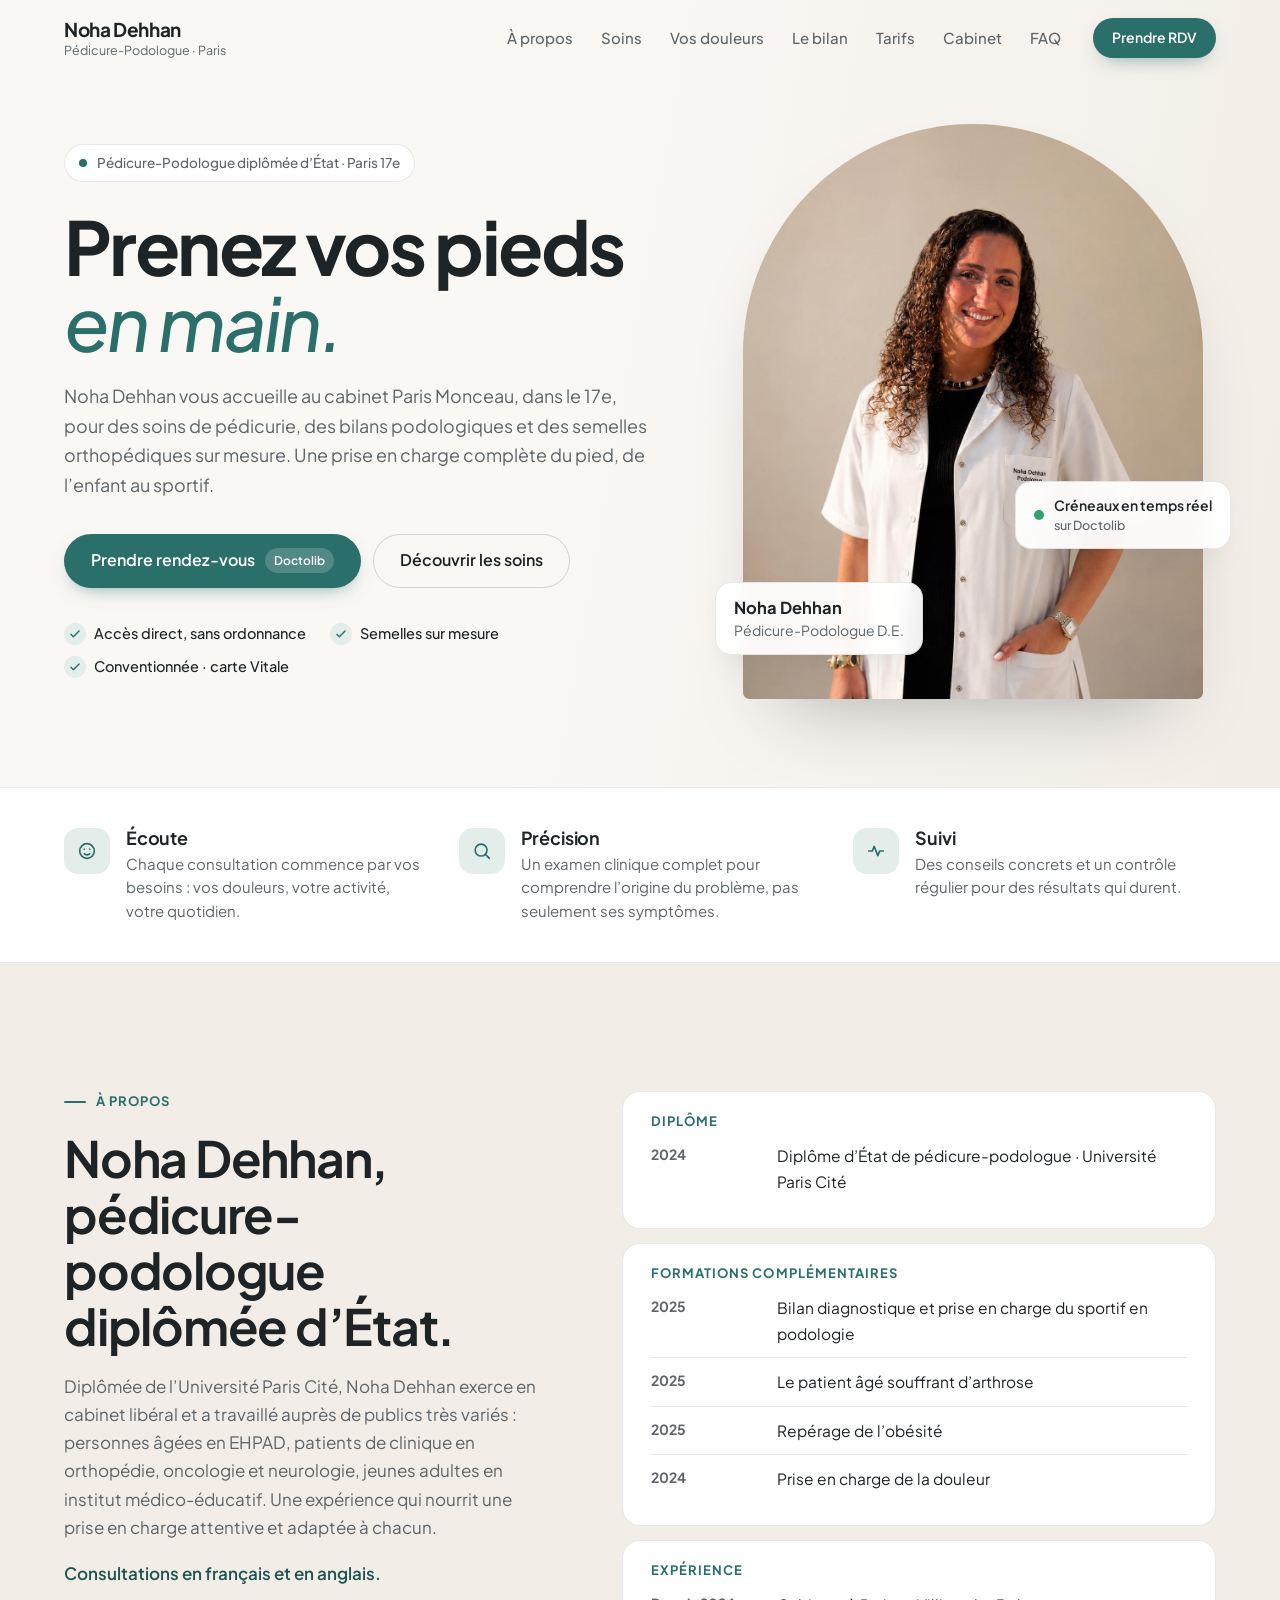
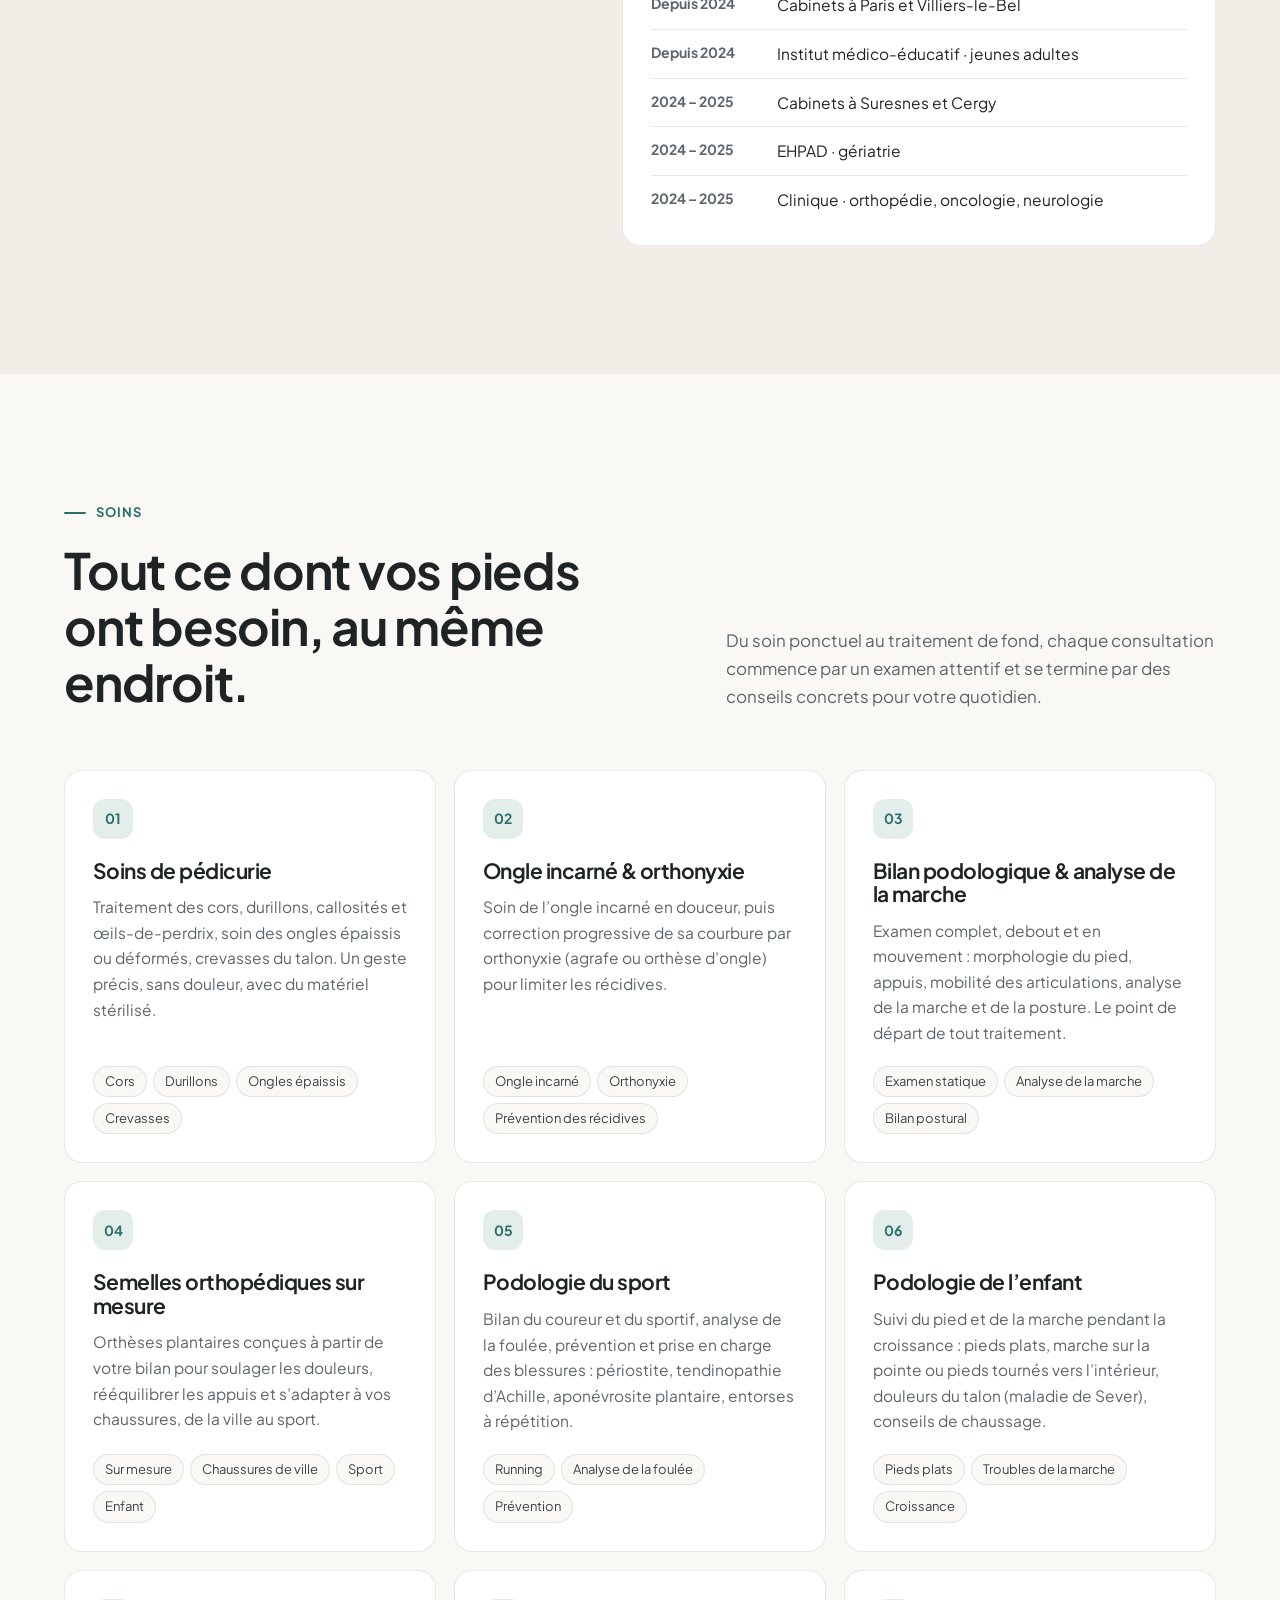
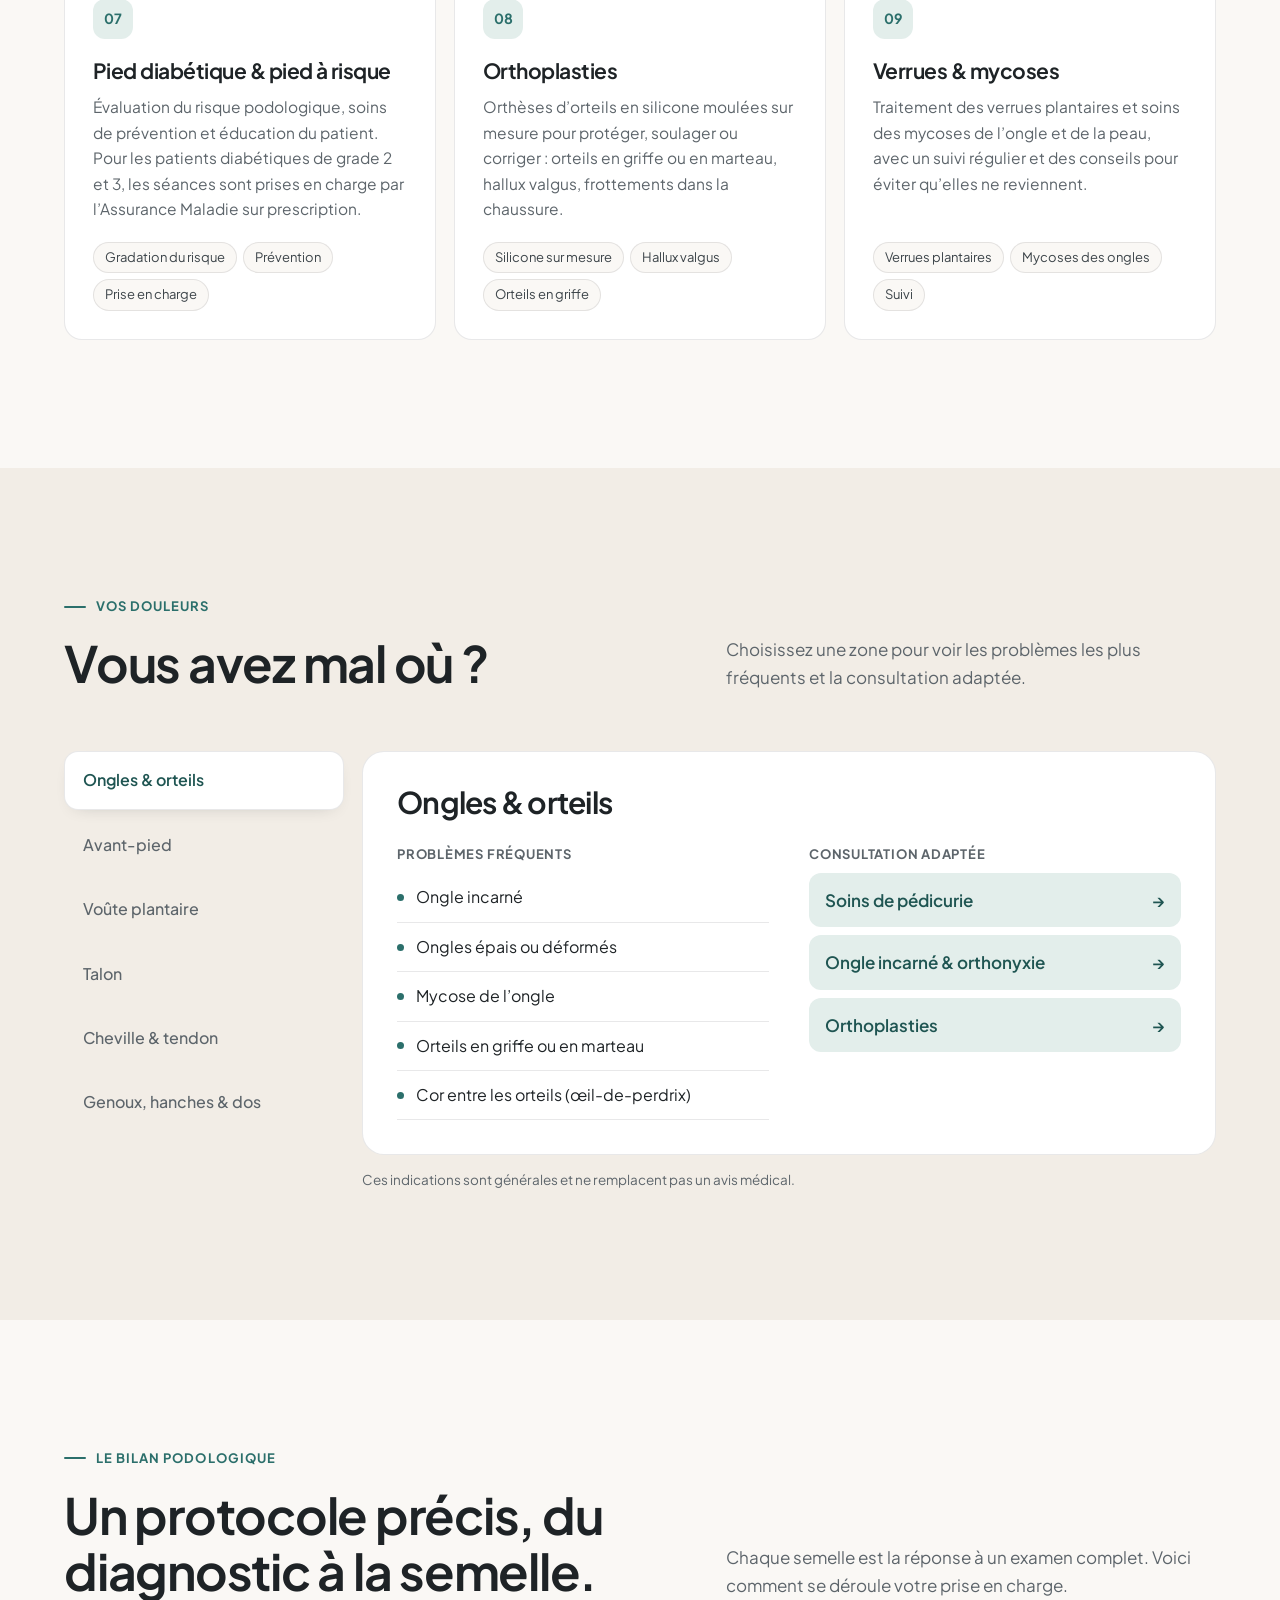
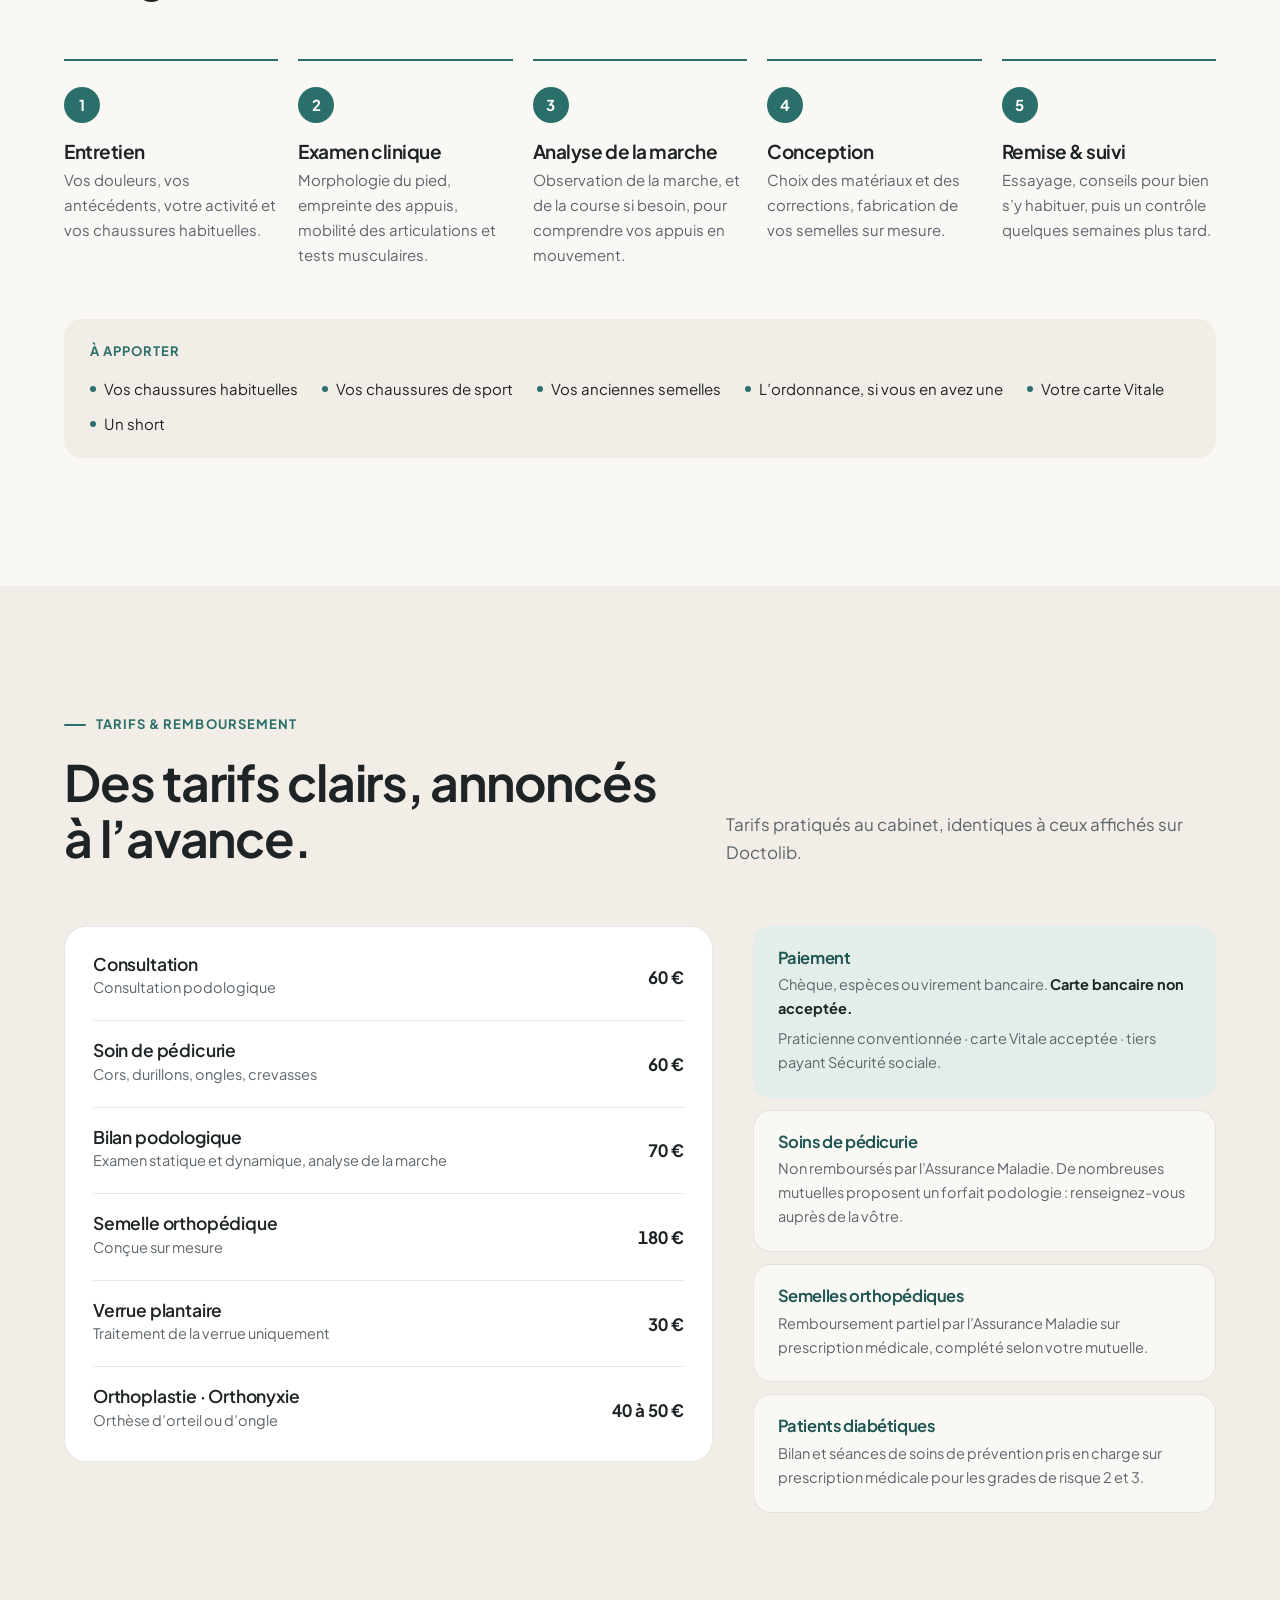
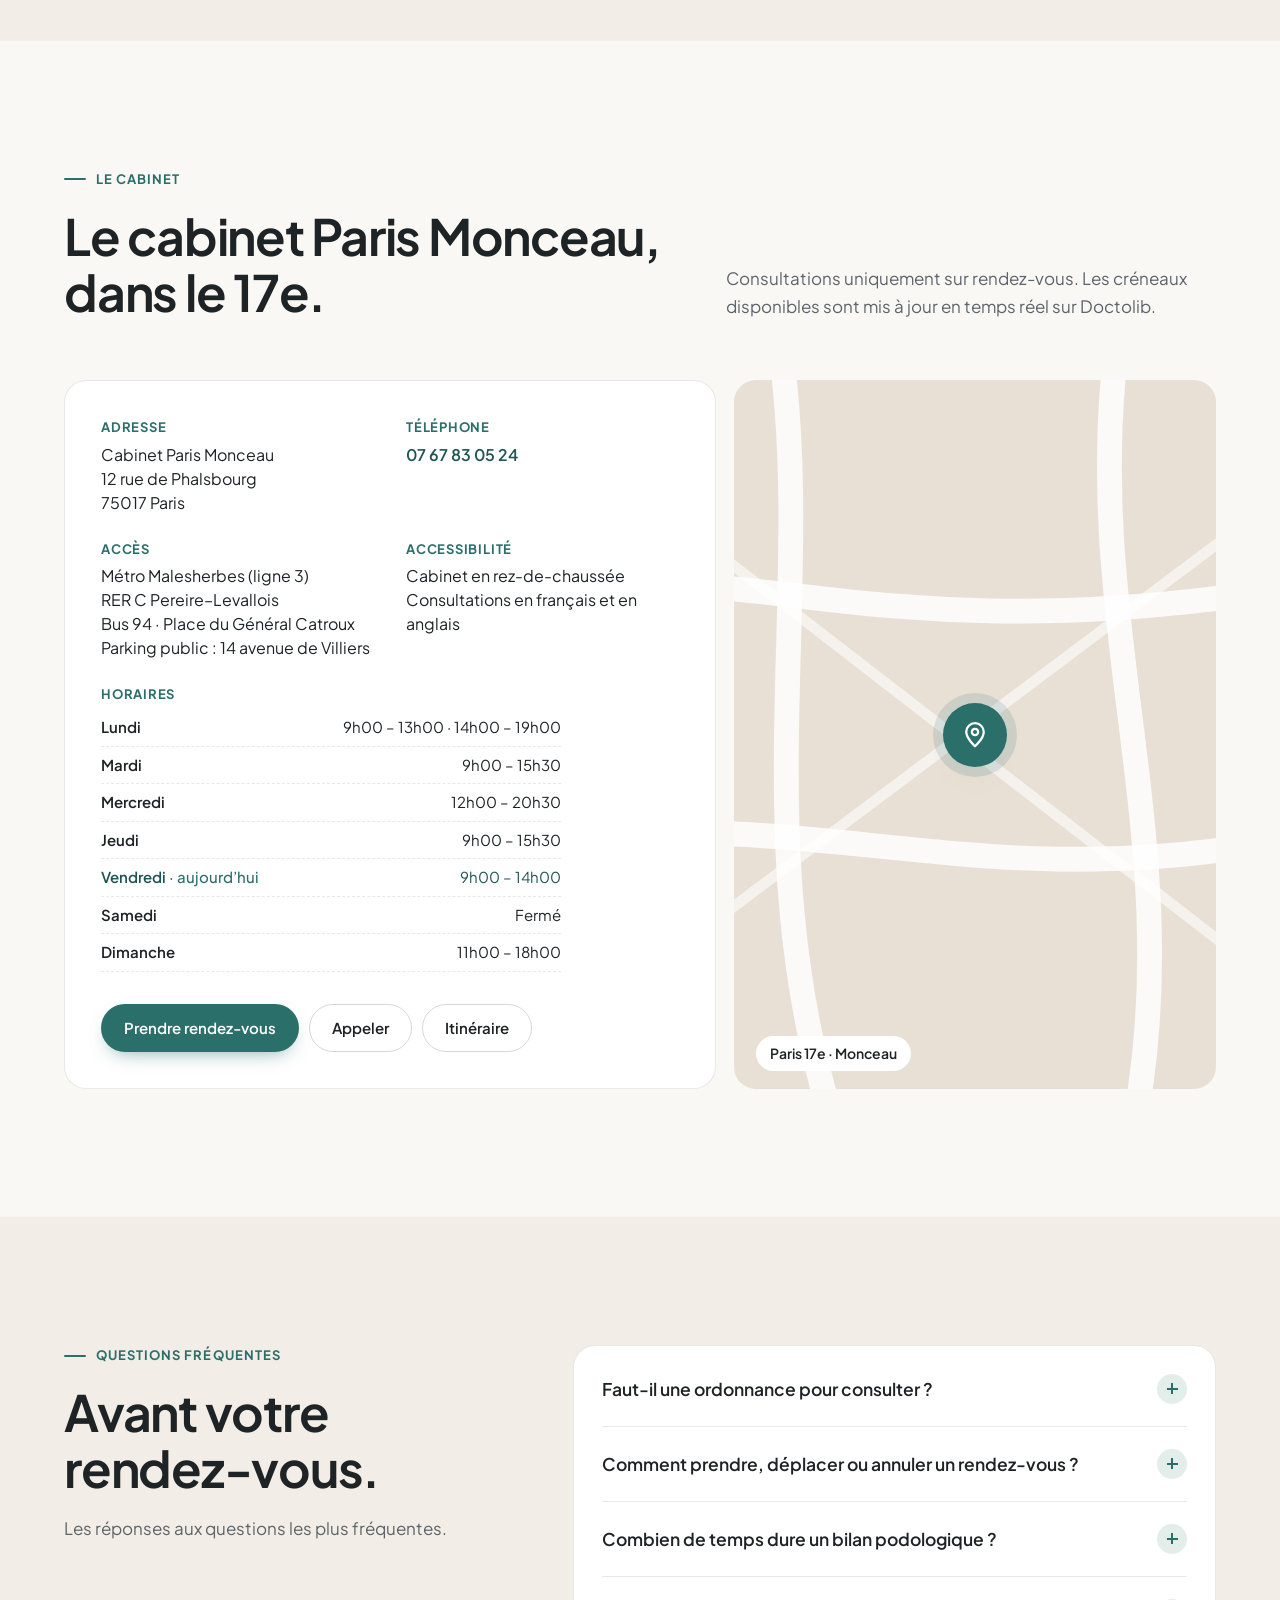
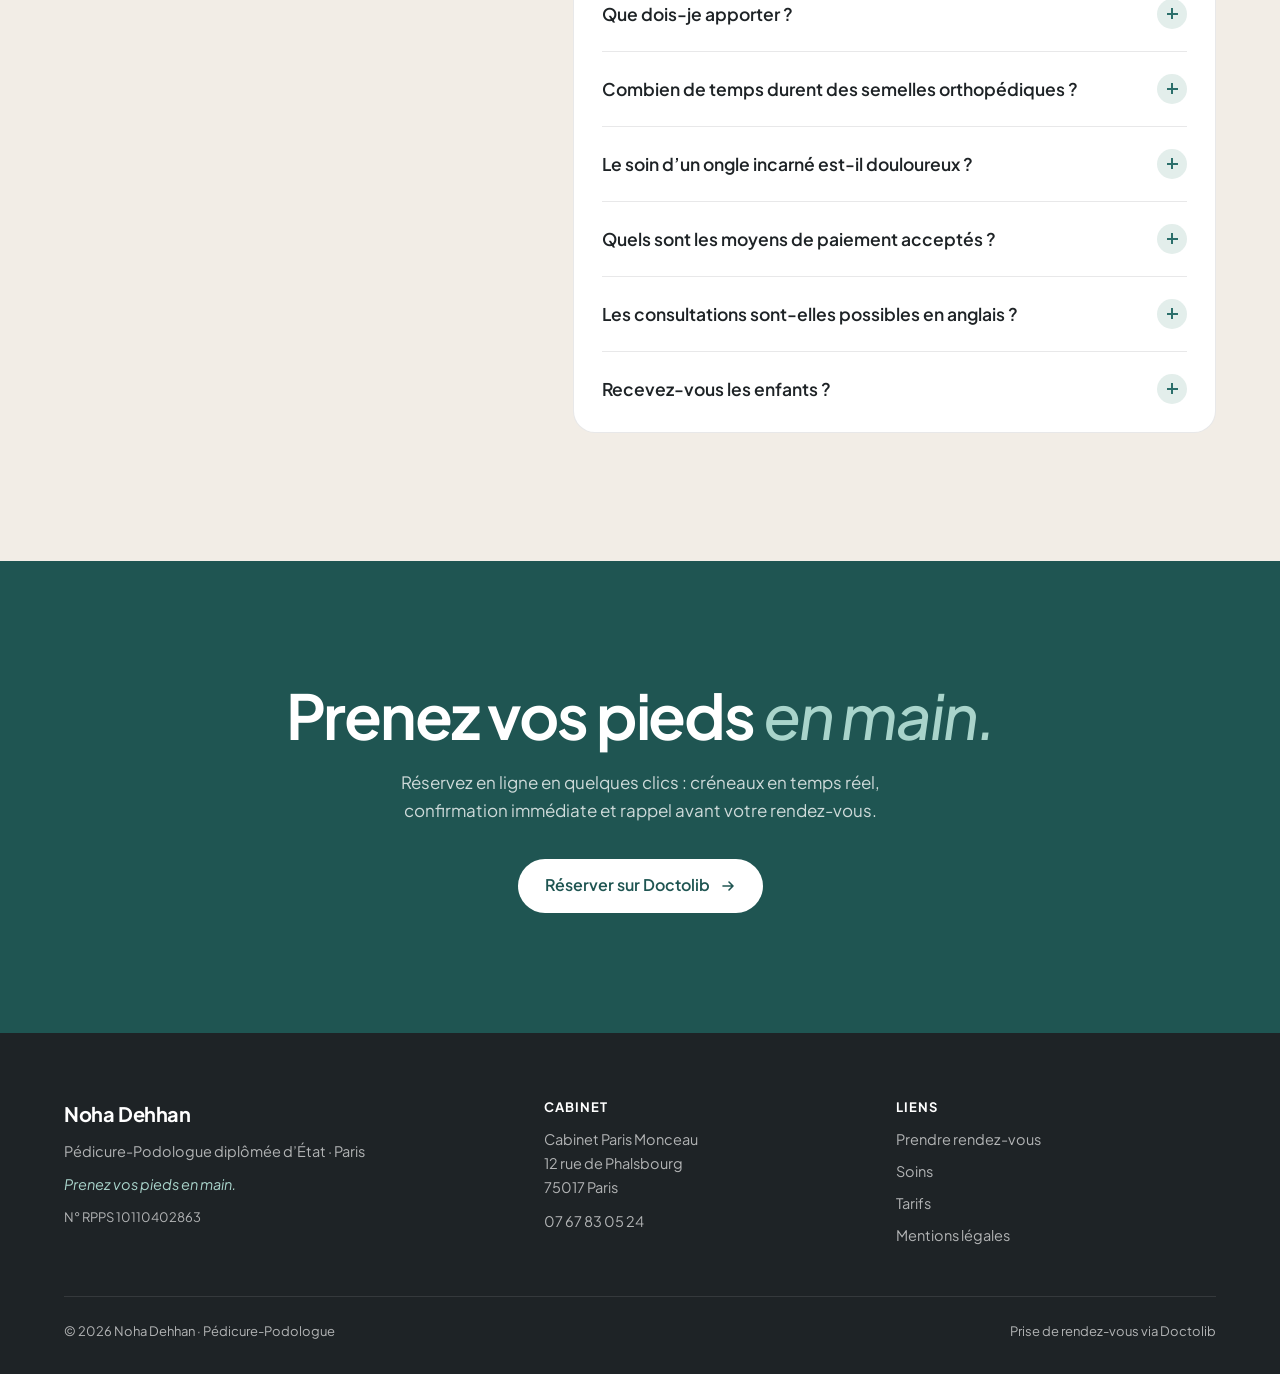
<file: index.html>
<!doctype html>
<html lang="fr">
<head>
  <meta charset="utf-8">
  <meta name="viewport" content="width=device-width, initial-scale=1">
  <title>Noha Dehhan · Pédicure-Podologue à Paris</title>
  <meta name="description" content="Noha Dehhan, pédicure-podologue à Paris : soins de pédicurie, ongle incarné, bilan podologique, semelles orthopédiques sur mesure, podologie du sport et de l’enfant, pied diabétique. Prise de rendez-vous en ligne sur Doctolib.">
  <link rel="canonical" href="https://noha-dehhan-podologue.vercel.app/">
  <meta name="theme-color" content="#FAF8F5">
  <meta property="og:type" content="website">
  <meta property="og:locale" content="fr_FR">
  <meta property="og:title" content="Noha Dehhan · Pédicure-Podologue à Paris">
  <meta property="og:description" content="Prenez vos pieds en main. Soins, bilan podologique et semelles orthopédiques sur mesure. Rendez-vous en ligne sur Doctolib.">
  <meta property="og:url" content="https://noha-dehhan-podologue.vercel.app/">
  <meta property="og:image" content="https://noha-dehhan-podologue.vercel.app/images/noha-dehhan.jpg">

  <link rel="preconnect" href="https://fonts.googleapis.com">
  <link rel="preconnect" href="https://fonts.gstatic.com" crossorigin>
  <link href="https://fonts.googleapis.com/css2?family=Plus+Jakarta+Sans:ital,wght@0,400..700;1,500&display=swap" rel="stylesheet">
  <link rel="stylesheet" href="styles.css">
  <script>document.documentElement.classList.add("js")</script>
  <script src="script.js" defer></script>

  <!-- Données structurées pour Google -->
  <script type="application/ld+json">
  {
    "@context": "https://schema.org",
    "@type": "MedicalBusiness",
    "name": "Noha Dehhan · Pédicure-Podologue",
    "slogan": "Prenez vos pieds en main",
    "medicalSpecialty": "Podiatric",
    "url": "https://noha-dehhan-podologue.vercel.app/",
    "image": "https://noha-dehhan-podologue.vercel.app/images/noha-dehhan.jpg",
    "email": "nohadehhan@gmail.com",
    "description": "Cabinet de pédicurie-podologie à Paris : soins, bilan podologique, semelles orthopédiques sur mesure, podologie du sport et de l’enfant, pied diabétique.",
    "address": {
      "@type": "PostalAddress",
      "streetAddress": "12 rue de Phalsbourg",
      "postalCode": "75017",
      "addressLocality": "Paris",
      "addressCountry": "FR"
    },
    "telephone": "+33767830524",
    "openingHours": ["Mo 09:00-13:00", "Mo 14:00-19:00", "Tu 09:00-15:30", "We 12:00-20:30", "Th 09:00-15:30", "Fr 09:00-14:00", "Su 11:00-18:00"],
    "paymentAccepted": "Chèque, espèces, virement bancaire",
    "areaServed": "Paris"
  }
  </script>
</head>
<body>
  <a class="skip" href="#contenu">Aller au contenu</a>

  <!-- ===== Navigation ===== -->
  <header class="nav" id="nav">
    <div class="wrap nav__inner">
      <a href="#top" class="wordmark" aria-label="Noha Dehhan, retour en haut de page">
        <span class="wordmark__name">Noha Dehhan</span>
        <span class="wordmark__role">Pédicure-Podologue · Paris</span>
      </a>
      <nav class="nav__links" aria-label="Navigation principale">
        <a href="#apropos">À propos</a>
        <a href="#soins">Soins</a>
        <a href="#douleurs">Vos douleurs</a>
        <a href="#bilan">Le bilan</a>
        <a href="#tarifs">Tarifs</a>
        <a href="#cabinet">Cabinet</a>
        <a href="#faq">FAQ</a>
      </nav>
      <a class="btn btn--primary btn--sm nav__cta" data-doctolib href="https://www.doctolib.fr/">Prendre RDV</a>
      <button class="nav__burger" type="button" aria-expanded="false" aria-controls="menu-mobile" aria-label="Ouvrir le menu">
        <span></span><span></span>
      </button>
    </div>
    <div class="nav__mobile" id="menu-mobile" hidden>
      <nav class="wrap" aria-label="Navigation mobile">
        <a href="#apropos">À propos</a>
        <a href="#soins">Soins</a>
        <a href="#douleurs">Vos douleurs</a>
        <a href="#bilan">Le bilan</a>
        <a href="#tarifs">Tarifs</a>
        <a href="#cabinet">Cabinet</a>
        <a href="#faq">FAQ</a>
        <a class="btn btn--primary" data-doctolib href="https://www.doctolib.fr/">Prendre rendez-vous sur Doctolib</a>
      </nav>
    </div>
  </header>

  <main id="contenu">

    <!-- ===== En-tête : slogan + photo ===== -->
    <section class="hero" id="top">
      <div class="wrap hero__inner">
        <div class="hero__copy">
          <p class="badge reveal"><span class="badge__dot"></span>Pédicure-Podologue diplômée d’État · Paris 17e</p>
          <h1 class="reveal" style="--d:.06s">Prenez vos pieds <em>en main.</em></h1>
          <p class="lead reveal" style="--d:.12s">
            Noha Dehhan vous accueille au cabinet Paris Monceau, dans le 17e, pour des soins de pédicurie, des bilans
            podologiques et des semelles orthopédiques sur mesure. Une prise en charge complète du pied, de l’enfant au sportif.
          </p>
          <div class="hero__ctas reveal" style="--d:.18s">
            <a class="btn btn--primary btn--lg" data-doctolib href="https://www.doctolib.fr/">
              Prendre rendez-vous
              <span class="btn__tag">Doctolib</span>
            </a>
            <a class="btn btn--outline btn--lg" href="#soins">Découvrir les soins</a>
          </div>
          <ul class="trust reveal" style="--d:.24s">
            <li>
              <svg viewBox="0 0 24 24" aria-hidden="true"><path d="M5 12.5l4.2 4.2L19 7" /></svg>
              Accès direct, sans ordonnance
            </li>
            <li>
              <svg viewBox="0 0 24 24" aria-hidden="true"><path d="M5 12.5l4.2 4.2L19 7" /></svg>
              Semelles sur mesure
            </li>
            <li>
              <svg viewBox="0 0 24 24" aria-hidden="true"><path d="M5 12.5l4.2 4.2L19 7" /></svg>
              Conventionnée · carte Vitale
            </li>
          </ul>
        </div>

        <div class="portrait reveal" style="--d:.1s">
          <div class="portrait__frame">
            <img src="images/noha-dehhan.jpg" width="1086" height="1448" fetchpriority="high"
                 alt="Noha Dehhan, pédicure-podologue, en blouse blanche, souriante">
          </div>
          <div class="portrait__card portrait__card--name">
            <strong>Noha Dehhan</strong>
            <span>Pédicure-Podologue D.E.</span>
          </div>
          <div class="portrait__card portrait__card--rdv">
            <span class="live"></span>
            <span>Créneaux en temps réel<br><small>sur Doctolib</small></span>
          </div>
        </div>
      </div>
    </section>

    <!-- ===== Approche ===== -->
    <section class="values" aria-label="L’approche du cabinet">
      <div class="wrap values__grid">
        <div class="value reveal">
          <span class="value__icon"><svg viewBox="0 0 24 24" aria-hidden="true"><path d="M4 12a8 8 0 1 0 16 0 8 8 0 0 0-16 0z" /><path d="M9 10h.01M15 10h.01M9 15c1.7 1.3 4.3 1.3 6 0" /></svg></span>
          <div><h2>Écoute</h2><p>Chaque consultation commence par vos besoins&nbsp;: vos douleurs, votre activité, votre quotidien.</p></div>
        </div>
        <div class="value reveal" style="--d:.06s">
          <span class="value__icon"><svg viewBox="0 0 24 24" aria-hidden="true"><circle cx="11" cy="11" r="6.5" /><path d="M16 16l4 4" /></svg></span>
          <div><h2>Précision</h2><p>Un examen clinique complet pour comprendre l’origine du problème, pas seulement ses symptômes.</p></div>
        </div>
        <div class="value reveal" style="--d:.12s">
          <span class="value__icon"><svg viewBox="0 0 24 24" aria-hidden="true"><path d="M4 12h4l2-5 4 10 2-5h4" /></svg></span>
          <div><h2>Suivi</h2><p>Des conseils concrets et un contrôle régulier pour des résultats qui durent.</p></div>
        </div>
      </div>
    </section>

    <!-- ===== À propos ===== -->
    <section class="section section--sand" id="apropos">
      <div class="wrap about">
        <div class="about__intro reveal">
          <p class="kicker">À propos</p>
          <h2>Noha Dehhan, pédicure-podologue diplômée d’État.</h2>
          <p class="section__lead">
            Diplômée de l’Université Paris Cité, Noha Dehhan exerce en cabinet libéral et a travaillé auprès de publics très variés&nbsp;:
            personnes âgées en EHPAD, patients de clinique en orthopédie, oncologie et neurologie, jeunes adultes en institut médico-éducatif.
            Une expérience qui nourrit une prise en charge attentive et adaptée à chacun.
          </p>
          <p class="about__langs">Consultations en français et en anglais.</p>
        </div>

        <div class="about__cols reveal" style="--d:.08s">
          <div class="about__block">
            <h3>Diplôme</h3>
            <ul class="timeline">
              <li><span>2024</span>Diplôme d’État de pédicure-podologue · Université Paris Cité</li>
            </ul>
          </div>
          <div class="about__block">
            <h3>Formations complémentaires</h3>
            <ul class="timeline">
              <li><span>2025</span>Bilan diagnostique et prise en charge du sportif en podologie</li>
              <li><span>2025</span>Le patient âgé souffrant d’arthrose</li>
              <li><span>2025</span>Repérage de l’obésité</li>
              <li><span>2024</span>Prise en charge de la douleur</li>
            </ul>
          </div>
          <div class="about__block">
            <h3>Expérience</h3>
            <ul class="timeline">
              <li><span>Depuis 2024</span>Cabinets à Paris et Villiers-le-Bel</li>
              <li><span>Depuis 2024</span>Institut médico-éducatif · jeunes adultes</li>
              <li><span>2024 – 2025</span>Cabinets à Suresnes et Cergy</li>
              <li><span>2024 – 2025</span>EHPAD · gériatrie</li>
              <li><span>2024 – 2025</span>Clinique · orthopédie, oncologie, neurologie</li>
            </ul>
          </div>
        </div>
      </div>
    </section>

    <!-- ===== Soins ===== -->
    <section class="section" id="soins">
      <div class="wrap">
        <header class="section__head reveal">
          <p class="kicker">Soins</p>
          <h2>Tout ce dont vos pieds ont besoin, au même endroit.</h2>
          <p class="section__lead">
            Du soin ponctuel au traitement de fond, chaque consultation commence par un examen attentif
            et se termine par des conseils concrets pour votre quotidien.
          </p>
        </header>

        <div class="cards">
          <article class="card reveal" id="soin-pedicurie">
            <span class="card__idx">01</span>
            <h3>Soins de pédicurie</h3>
            <p>Traitement des cors, durillons, callosités et œils-de-perdrix, soin des ongles épaissis ou déformés, crevasses du talon. Un geste précis, sans douleur, avec du matériel stérilisé.</p>
            <ul class="tags"><li>Cors</li><li>Durillons</li><li>Ongles épaissis</li><li>Crevasses</li></ul>
          </article>

          <article class="card reveal" style="--d:.06s" id="soin-ongle">
            <span class="card__idx">02</span>
            <h3>Ongle incarné &amp; orthonyxie</h3>
            <p>Soin de l’ongle incarné en douceur, puis correction progressive de sa courbure par orthonyxie (agrafe ou orthèse d’ongle) pour limiter les récidives.</p>
            <ul class="tags"><li>Ongle incarné</li><li>Orthonyxie</li><li>Prévention des récidives</li></ul>
          </article>

          <article class="card reveal" style="--d:.12s" id="soin-bilan">
            <span class="card__idx">03</span>
            <h3>Bilan podologique &amp; analyse de la marche</h3>
            <p>Examen complet, debout et en mouvement&nbsp;: morphologie du pied, appuis, mobilité des articulations, analyse de la marche et de la posture. Le point de départ de tout traitement.</p>
            <ul class="tags"><li>Examen statique</li><li>Analyse de la marche</li><li>Bilan postural</li></ul>
          </article>

          <article class="card reveal" id="soin-semelles">
            <span class="card__idx">04</span>
            <h3>Semelles orthopédiques sur mesure</h3>
            <p>Orthèses plantaires conçues à partir de votre bilan pour soulager les douleurs, rééquilibrer les appuis et s’adapter à vos chaussures, de la ville au sport.</p>
            <ul class="tags"><li>Sur mesure</li><li>Chaussures de ville</li><li>Sport</li><li>Enfant</li></ul>
          </article>

          <article class="card reveal" style="--d:.06s" id="soin-sport">
            <span class="card__idx">05</span>
            <h3>Podologie du sport</h3>
            <p>Bilan du coureur et du sportif, analyse de la foulée, prévention et prise en charge des blessures&nbsp;: périostite, tendinopathie d’Achille, aponévrosite plantaire, entorses à répétition.</p>
            <ul class="tags"><li>Running</li><li>Analyse de la foulée</li><li>Prévention</li></ul>
          </article>

          <article class="card reveal" style="--d:.12s" id="soin-enfant">
            <span class="card__idx">06</span>
            <h3>Podologie de l’enfant</h3>
            <p>Suivi du pied et de la marche pendant la croissance&nbsp;: pieds plats, marche sur la pointe ou pieds tournés vers l’intérieur, douleurs du talon (maladie de Sever), conseils de chaussage.</p>
            <ul class="tags"><li>Pieds plats</li><li>Troubles de la marche</li><li>Croissance</li></ul>
          </article>

          <article class="card reveal" id="soin-diabete">
            <span class="card__idx">07</span>
            <h3>Pied diabétique &amp; pied à risque</h3>
            <p>Évaluation du risque podologique, soins de prévention et éducation du patient. Pour les patients diabétiques de grade 2 et 3, les séances sont prises en charge par l’Assurance Maladie sur prescription.</p>
            <ul class="tags"><li>Gradation du risque</li><li>Prévention</li><li>Prise en charge</li></ul>
          </article>

          <article class="card reveal" style="--d:.06s" id="soin-orthoplastie">
            <span class="card__idx">08</span>
            <h3>Orthoplasties</h3>
            <p>Orthèses d’orteils en silicone moulées sur mesure pour protéger, soulager ou corriger&nbsp;: orteils en griffe ou en marteau, hallux valgus, frottements dans la chaussure.</p>
            <ul class="tags"><li>Silicone sur mesure</li><li>Hallux valgus</li><li>Orteils en griffe</li></ul>
          </article>

          <article class="card reveal" style="--d:.12s" id="soin-verrues">
            <span class="card__idx">09</span>
            <h3>Verrues &amp; mycoses</h3>
            <p>Traitement des verrues plantaires et soins des mycoses de l’ongle et de la peau, avec un suivi régulier et des conseils pour éviter qu’elles ne reviennent.</p>
            <ul class="tags"><li>Verrues plantaires</li><li>Mycoses des ongles</li><li>Suivi</li></ul>
          </article>
        </div>
      </div>
    </section>

    <!-- ===== Vos douleurs (sélecteur par zone) ===== -->
    <section class="section section--sand" id="douleurs">
      <div class="wrap">
        <header class="section__head reveal">
          <p class="kicker">Vos douleurs</p>
          <h2>Vous avez mal où&nbsp;?</h2>
          <p class="section__lead">
            Choisissez une zone pour voir les problèmes les plus fréquents et la consultation adaptée.
          </p>
        </header>

        <div class="finder reveal">
          <div class="finder__tabs" role="tablist" aria-label="Zones douloureuses">
            <button class="finder__tab" type="button" role="tab" id="tab-orteils" aria-controls="zone-orteils" aria-selected="true" tabindex="0">Ongles &amp; orteils</button>
            <button class="finder__tab" type="button" role="tab" id="tab-avant" aria-controls="zone-avant" aria-selected="false" tabindex="-1">Avant-pied</button>
            <button class="finder__tab" type="button" role="tab" id="tab-voute" aria-controls="zone-voute" aria-selected="false" tabindex="-1">Voûte plantaire</button>
            <button class="finder__tab" type="button" role="tab" id="tab-talon" aria-controls="zone-talon" aria-selected="false" tabindex="-1">Talon</button>
            <button class="finder__tab" type="button" role="tab" id="tab-cheville" aria-controls="zone-cheville" aria-selected="false" tabindex="-1">Cheville &amp; tendon</button>
            <button class="finder__tab" type="button" role="tab" id="tab-posture" aria-controls="zone-posture" aria-selected="false" tabindex="-1">Genoux, hanches &amp; dos</button>
          </div>

          <div class="finder__panels">
            <div class="finder__panel is-active" role="tabpanel" id="zone-orteils" aria-labelledby="tab-orteils" tabindex="0">
              <h3>Ongles &amp; orteils</h3>
              <div>
                <p class="finder__label">Problèmes fréquents</p>
                <ul class="finder__list">
                  <li>Ongle incarné</li><li>Ongles épais ou déformés</li><li>Mycose de l’ongle</li>
                  <li>Orteils en griffe ou en marteau</li><li>Cor entre les orteils (œil-de-perdrix)</li>
                </ul>
              </div>
              <div>
                <p class="finder__label">Consultation adaptée</p>
                <ul class="finder__care">
                  <li><a href="#soin-pedicurie">Soins de pédicurie <span aria-hidden="true">→</span></a></li>
                  <li><a href="#soin-ongle">Ongle incarné &amp; orthonyxie <span aria-hidden="true">→</span></a></li>
                  <li><a href="#soin-orthoplastie">Orthoplasties <span aria-hidden="true">→</span></a></li>
                </ul>
              </div>
            </div>

            <div class="finder__panel" role="tabpanel" id="zone-avant" aria-labelledby="tab-avant" tabindex="0">
              <h3>Avant-pied</h3>
              <div>
                <p class="finder__label">Problèmes fréquents</p>
                <ul class="finder__list">
                  <li>Durillons sous le pied</li><li>Douleurs sous les orteils (métatarsalgies)</li><li>Névrome de Morton</li>
                  <li>Hallux valgus («&nbsp;oignon&nbsp;»)</li><li>Sensation de brûlure à la marche</li>
                </ul>
              </div>
              <div>
                <p class="finder__label">Consultation adaptée</p>
                <ul class="finder__care">
                  <li><a href="#soin-bilan">Bilan podologique <span aria-hidden="true">→</span></a></li>
                  <li><a href="#soin-semelles">Semelles orthopédiques <span aria-hidden="true">→</span></a></li>
                  <li><a href="#soin-orthoplastie">Orthoplasties <span aria-hidden="true">→</span></a></li>
                </ul>
              </div>
            </div>

            <div class="finder__panel" role="tabpanel" id="zone-voute" aria-labelledby="tab-voute" tabindex="0">
              <h3>Voûte plantaire</h3>
              <div>
                <p class="finder__label">Problèmes fréquents</p>
                <ul class="finder__list">
                  <li>Pieds plats</li><li>Pieds creux</li><li>Aponévrosite plantaire</li><li>Fatigue ou crampes à la marche</li>
                </ul>
              </div>
              <div>
                <p class="finder__label">Consultation adaptée</p>
                <ul class="finder__care">
                  <li><a href="#soin-bilan">Bilan &amp; analyse de la marche <span aria-hidden="true">→</span></a></li>
                  <li><a href="#soin-semelles">Semelles orthopédiques <span aria-hidden="true">→</span></a></li>
                </ul>
              </div>
            </div>

            <div class="finder__panel" role="tabpanel" id="zone-talon" aria-labelledby="tab-talon" tabindex="0">
              <h3>Talon</h3>
              <div>
                <p class="finder__label">Problèmes fréquents</p>
                <ul class="finder__list">
                  <li>Douleur aux premiers pas du matin (talalgie)</li><li>Épine calcanéenne</li>
                  <li>Crevasses du talon</li><li>Maladie de Sever chez l’enfant</li>
                </ul>
              </div>
              <div>
                <p class="finder__label">Consultation adaptée</p>
                <ul class="finder__care">
                  <li><a href="#soin-semelles">Bilan &amp; semelles <span aria-hidden="true">→</span></a></li>
                  <li><a href="#soin-pedicurie">Soins de pédicurie <span aria-hidden="true">→</span></a></li>
                  <li><a href="#soin-enfant">Podologie de l’enfant <span aria-hidden="true">→</span></a></li>
                </ul>
              </div>
            </div>

            <div class="finder__panel" role="tabpanel" id="zone-cheville" aria-labelledby="tab-cheville" tabindex="0">
              <h3>Cheville &amp; tendon d’Achille</h3>
              <div>
                <p class="finder__label">Problèmes fréquents</p>
                <ul class="finder__list">
                  <li>Tendinopathie d’Achille</li><li>Entorses à répétition</li><li>Cheville instable</li><li>Douleurs à la course</li>
                </ul>
              </div>
              <div>
                <p class="finder__label">Consultation adaptée</p>
                <ul class="finder__care">
                  <li><a href="#soin-sport">Podologie du sport <span aria-hidden="true">→</span></a></li>
                  <li><a href="#soin-semelles">Semelles orthopédiques <span aria-hidden="true">→</span></a></li>
                </ul>
              </div>
            </div>

            <div class="finder__panel" role="tabpanel" id="zone-posture" aria-labelledby="tab-posture" tabindex="0">
              <h3>Genoux, hanches &amp; dos</h3>
              <div>
                <p class="finder__label">Problèmes fréquents</p>
                <ul class="finder__list">
                  <li>Douleurs liées aux appuis</li><li>Différence de longueur des jambes</li>
                  <li>Déséquilibre postural</li><li>Chaussures qui s’usent de travers</li>
                </ul>
              </div>
              <div>
                <p class="finder__label">Consultation adaptée</p>
                <ul class="finder__care">
                  <li><a href="#soin-bilan">Bilan postural <span aria-hidden="true">→</span></a></li>
                  <li><a href="#soin-semelles">Semelles orthopédiques <span aria-hidden="true">→</span></a></li>
                </ul>
              </div>
            </div>

            <p class="finder__note">Ces indications sont générales et ne remplacent pas un avis médical.</p>
          </div>
        </div>
      </div>
    </section>

    <!-- ===== Le bilan ===== -->
    <section class="section" id="bilan">
      <div class="wrap">
        <header class="section__head reveal">
          <p class="kicker">Le bilan podologique</p>
          <h2>Un protocole précis, du diagnostic à la semelle.</h2>
          <p class="section__lead">
            Chaque semelle est la réponse à un examen complet. Voici comment se déroule votre prise en charge.
          </p>
        </header>

        <ol class="steps">
          <li class="step reveal">
            <span class="step__n">1</span>
            <h3>Entretien</h3>
            <p>Vos douleurs, vos antécédents, votre activité et vos chaussures habituelles.</p>
          </li>
          <li class="step reveal" style="--d:.06s">
            <span class="step__n">2</span>
            <h3>Examen clinique</h3>
            <p>Morphologie du pied, empreinte des appuis, mobilité des articulations et tests musculaires.</p>
          </li>
          <li class="step reveal" style="--d:.12s">
            <span class="step__n">3</span>
            <h3>Analyse de la marche</h3>
            <p>Observation de la marche, et de la course si besoin, pour comprendre vos appuis en mouvement.</p>
          </li>
          <li class="step reveal" style="--d:.18s">
            <span class="step__n">4</span>
            <h3>Conception</h3>
            <p>Choix des matériaux et des corrections, fabrication de vos semelles sur mesure.</p>
          </li>
          <li class="step reveal" style="--d:.24s">
            <span class="step__n">5</span>
            <h3>Remise &amp; suivi</h3>
            <p>Essayage, conseils pour bien s’y habituer, puis un contrôle quelques semaines plus tard.</p>
          </li>
        </ol>

        <div class="prep reveal">
          <p class="prep__label">À apporter</p>
          <ul>
            <li>Vos chaussures habituelles</li>
            <li>Vos chaussures de sport</li>
            <li>Vos anciennes semelles</li>
            <li>L’ordonnance, si vous en avez une</li>
            <li>Votre carte Vitale</li>
            <li>Un short</li>
          </ul>
        </div>
      </div>
    </section>

    <!-- ===== Tarifs ===== -->
    <section class="section section--sand" id="tarifs">
      <div class="wrap">
        <header class="section__head reveal">
          <p class="kicker">Tarifs &amp; remboursement</p>
          <h2>Des tarifs clairs, annoncés à l’avance.</h2>
          <p class="section__lead">
            Tarifs pratiqués au cabinet, identiques à ceux affichés sur Doctolib.
          </p>
        </header>

        <div class="pricing">
          <ul class="price-list reveal">
            <li class="price"><div><h3>Consultation</h3><p>Consultation podologique</p></div><span class="price__v">60 €</span></li>
            <li class="price"><div><h3>Soin de pédicurie</h3><p>Cors, durillons, ongles, crevasses</p></div><span class="price__v">60 €</span></li>
            <li class="price"><div><h3>Bilan podologique</h3><p>Examen statique et dynamique, analyse de la marche</p></div><span class="price__v">70 €</span></li>
            <li class="price"><div><h3>Semelle orthopédique</h3><p>Conçue sur mesure</p></div><span class="price__v">180 €</span></li>
            <li class="price"><div><h3>Verrue plantaire</h3><p>Traitement de la verrue uniquement</p></div><span class="price__v">30 €</span></li>
            <li class="price"><div><h3>Orthoplastie · Orthonyxie</h3><p>Orthèse d’orteil ou d’ongle</p></div><span class="price__v">40 à 50 €</span></li>
          </ul>

          <aside class="refund reveal" style="--d:.08s" aria-label="Paiement et remboursement">
            <div class="refund__item refund__item--pay">
              <h3>Paiement</h3>
              <p>Chèque, espèces ou virement bancaire. <strong>Carte bancaire non acceptée.</strong></p>
              <p>Praticienne conventionnée · carte Vitale acceptée · tiers payant Sécurité sociale.</p>
            </div>
            <div class="refund__item">
              <h3>Soins de pédicurie</h3>
              <p>Non remboursés par l’Assurance Maladie. De nombreuses mutuelles proposent un forfait podologie&nbsp;: renseignez-vous auprès de la vôtre.</p>
            </div>
            <div class="refund__item">
              <h3>Semelles orthopédiques</h3>
              <p>Remboursement partiel par l’Assurance Maladie sur prescription médicale, complété selon votre mutuelle.</p>
            </div>
            <div class="refund__item">
              <h3>Patients diabétiques</h3>
              <p>Bilan et séances de soins de prévention pris en charge sur prescription médicale pour les grades de risque 2 et 3.</p>
            </div>
          </aside>
        </div>
      </div>
    </section>

    <!-- ===== Cabinet ===== -->
    <section class="section" id="cabinet">
      <div class="wrap">
        <header class="section__head reveal">
          <p class="kicker">Le cabinet</p>
          <h2>Le cabinet Paris Monceau, dans le 17e.</h2>
          <p class="section__lead">
            Consultations uniquement sur rendez-vous. Les créneaux disponibles sont mis à jour en temps réel sur Doctolib.
          </p>
        </header>

        <div class="place">
          <div class="place__info reveal">
            <dl class="info">
              <div>
                <dt>Adresse</dt>
                <dd>Cabinet Paris Monceau<br>12 rue de Phalsbourg<br>75017 Paris</dd>
              </div>
              <div>
                <dt>Téléphone</dt>
                <dd><a class="info__link" href="tel:+33767830524">07 67 83 05 24</a></dd>
              </div>
              <div>
                <dt>Accès</dt>
                <dd>Métro Malesherbes (ligne 3)<br>RER C Pereire–Levallois<br>Bus 94 · Place du Général Catroux<br>Parking public&nbsp;: 14 avenue de Villiers</dd>
              </div>
              <div>
                <dt>Accessibilité</dt>
                <dd>Cabinet en rez-de-chaussée<br>Consultations en français et en anglais</dd>
              </div>
              <div class="info__wide">
                <dt>Horaires</dt>
                <dd>
                  <ul class="hours">
                    <li><span>Lundi</span>9h00 – 13h00 · 14h00 – 19h00</li>
                    <li><span>Mardi</span>9h00 – 15h30</li>
                    <li><span>Mercredi</span>12h00 – 20h30</li>
                    <li><span>Jeudi</span>9h00 – 15h30</li>
                    <li><span>Vendredi</span>9h00 – 14h00</li>
                    <li><span>Samedi</span>Fermé</li>
                    <li><span>Dimanche</span>11h00 – 18h00</li>
                  </ul>
                </dd>
              </div>
            </dl>
            <div class="place__actions">
              <a class="btn btn--primary" data-doctolib href="https://www.doctolib.fr/">Prendre rendez-vous</a>
              <a class="btn btn--outline" href="tel:+33767830524">Appeler</a>
              <a class="btn btn--outline" href="https://www.google.com/maps/search/?api=1&amp;query=12%20rue%20de%20Phalsbourg%2075017%20Paris" target="_blank" rel="noopener">Itinéraire</a>
            </div>
          </div>

          <div class="place__map reveal" style="--d:.08s" aria-hidden="true">
            <svg class="place__streets" viewBox="0 0 400 400" preserveAspectRatio="xMidYMid slice">
              <path d="M-20 120 C 80 100, 160 160, 420 110" />
              <path d="M-20 260 C 120 240, 220 300, 420 250" />
              <path d="M90 -20 C 110 120, 70 260, 120 420" />
              <path d="M280 -20 C 260 140, 320 260, 290 420" />
              <path d="M-20 360 L 420 30" class="thin" />
              <path d="M-20 40 L 420 380" class="thin" />
            </svg>
            <div class="place__pin">
              <svg viewBox="0 0 24 24"><path d="M12 21s-7-6.2-7-11.5A7 7 0 0 1 19 9.5C19 14.8 12 21 12 21z" /><circle cx="12" cy="9.5" r="2.5" /></svg>
            </div>
            <p class="place__city">Paris 17e · Monceau</p>
          </div>
        </div>
      </div>
    </section>

    <!-- ===== FAQ ===== -->
    <section class="section section--sand" id="faq">
      <div class="wrap faq-layout">
        <header class="faq__head reveal">
          <p class="kicker">Questions fréquentes</p>
          <h2>Avant votre rendez-vous.</h2>
          <p class="section__lead">Les réponses aux questions les plus fréquentes.</p>
        </header>

        <div class="faq reveal">
          <details>
            <summary>Faut-il une ordonnance pour consulter&nbsp;?</summary>
            <p>Non, vous pouvez consulter un pédicure-podologue directement, sans ordonnance. Une prescription médicale reste utile pour le remboursement partiel des semelles orthopédiques, et elle est nécessaire pour la prise en charge des séances des patients diabétiques.</p>
          </details>
          <details>
            <summary>Comment prendre, déplacer ou annuler un rendez-vous&nbsp;?</summary>
            <p>Tout se fait sur Doctolib&nbsp;: vous voyez les créneaux disponibles en temps réel, vous recevez une confirmation puis un rappel, et vous pouvez déplacer ou annuler votre rendez-vous en quelques clics.</p>
          </details>
          <details>
            <summary>Combien de temps dure un bilan podologique&nbsp;?</summary>
            <p>Comptez généralement entre 45 minutes et 1 heure. Selon les cas, les semelles sont remises le jour même ou lors d’un second rendez-vous.</p>
          </details>
          <details>
            <summary>Que dois-je apporter&nbsp;?</summary>
            <p>Vos chaussures habituelles (ville et sport), vos anciennes semelles si vous en avez, l’ordonnance éventuelle, votre carte Vitale et un short pour faciliter l’examen.</p>
          </details>
          <details>
            <summary>Combien de temps durent des semelles orthopédiques&nbsp;?</summary>
            <p>En moyenne 1 à 2 ans chez l’adulte, selon l’usage et l’activité. Chez l’enfant, elles sont renouvelées plus souvent pour suivre la croissance du pied.</p>
          </details>
          <details>
            <summary>Le soin d’un ongle incarné est-il douloureux&nbsp;?</summary>
            <p>Le soin est réalisé avec précision pour limiter l’inconfort au maximum. Si l’ongle incarné revient régulièrement, une orthonyxie peut corriger durablement sa courbure.</p>
          </details>
          <details>
            <summary>Quels sont les moyens de paiement acceptés&nbsp;?</summary>
            <p>Chèque, espèces ou virement bancaire&nbsp;; la carte bancaire n’est pas acceptée. Le cabinet est conventionné&nbsp;: la carte Vitale est acceptée et le tiers payant s’applique sur la part prise en charge par la Sécurité sociale.</p>
          </details>
          <details>
            <summary>Les consultations sont-elles possibles en anglais&nbsp;?</summary>
            <p>Oui, Noha Dehhan consulte en français et en anglais.</p>
          </details>
          <details>
            <summary>Recevez-vous les enfants&nbsp;?</summary>
            <p>Oui. Le bilan de l’enfant permet de suivre le développement du pied et de la marche, de repérer tôt certains troubles et d’adapter le chaussage à chaque âge.</p>
          </details>
        </div>
      </div>
    </section>

    <!-- ===== Appel à l'action final ===== -->
    <section class="cta">
      <div class="wrap cta__inner reveal">
        <h2>Prenez vos pieds <em>en main.</em></h2>
        <p>Réservez en ligne en quelques clics&nbsp;: créneaux en temps réel, confirmation immédiate et rappel avant votre rendez-vous.</p>
        <a class="btn btn--light btn--lg" data-doctolib href="https://www.doctolib.fr/">
          Réserver sur Doctolib
          <svg viewBox="0 0 16 16" fill="none" aria-hidden="true"><path d="M3 8h10M9 4l4 4-4 4" stroke="currentColor" stroke-width="1.6" stroke-linecap="round" stroke-linejoin="round"/></svg>
        </a>
      </div>
    </section>
  </main>

  <!-- ===== Pied de page ===== -->
  <footer class="footer">
    <div class="wrap">
      <div class="footer__grid">
        <div>
          <p class="footer__name">Noha Dehhan</p>
          <p>Pédicure-Podologue diplômée d’État · Paris</p>
          <p class="footer__slogan">Prenez vos pieds en main.</p>
          <p class="footer__small">N° RPPS 10110402863</p>
        </div>
        <div>
          <p class="footer__title">Cabinet</p>
          <p>Cabinet Paris Monceau<br>12 rue de Phalsbourg<br>75017 Paris</p>
          <p><a href="tel:+33767830524">07 67 83 05 24</a></p>
        </div>
        <div>
          <p class="footer__title">Liens</p>
          <ul class="footer__links">
            <li><a data-doctolib href="https://www.doctolib.fr/">Prendre rendez-vous</a></li>
            <li><a href="#soins">Soins</a></li>
            <li><a href="#tarifs">Tarifs</a></li>
            <li><a href="mentions-legales.html">Mentions légales</a></li>
          </ul>
        </div>
      </div>
      <div class="footer__bottom">
        <span>© <span data-year>2026</span> Noha Dehhan · Pédicure-Podologue</span>
        <span>Prise de rendez-vous via Doctolib</span>
      </div>
    </div>
  </footer>

  <!-- Barre de réservation fixe sur mobile -->
  <div class="mbar" id="mbar">
    <a class="btn btn--primary" data-doctolib href="https://www.doctolib.fr/">Prendre rendez-vous · Doctolib</a>
  </div>
</body>
</html>
</file>
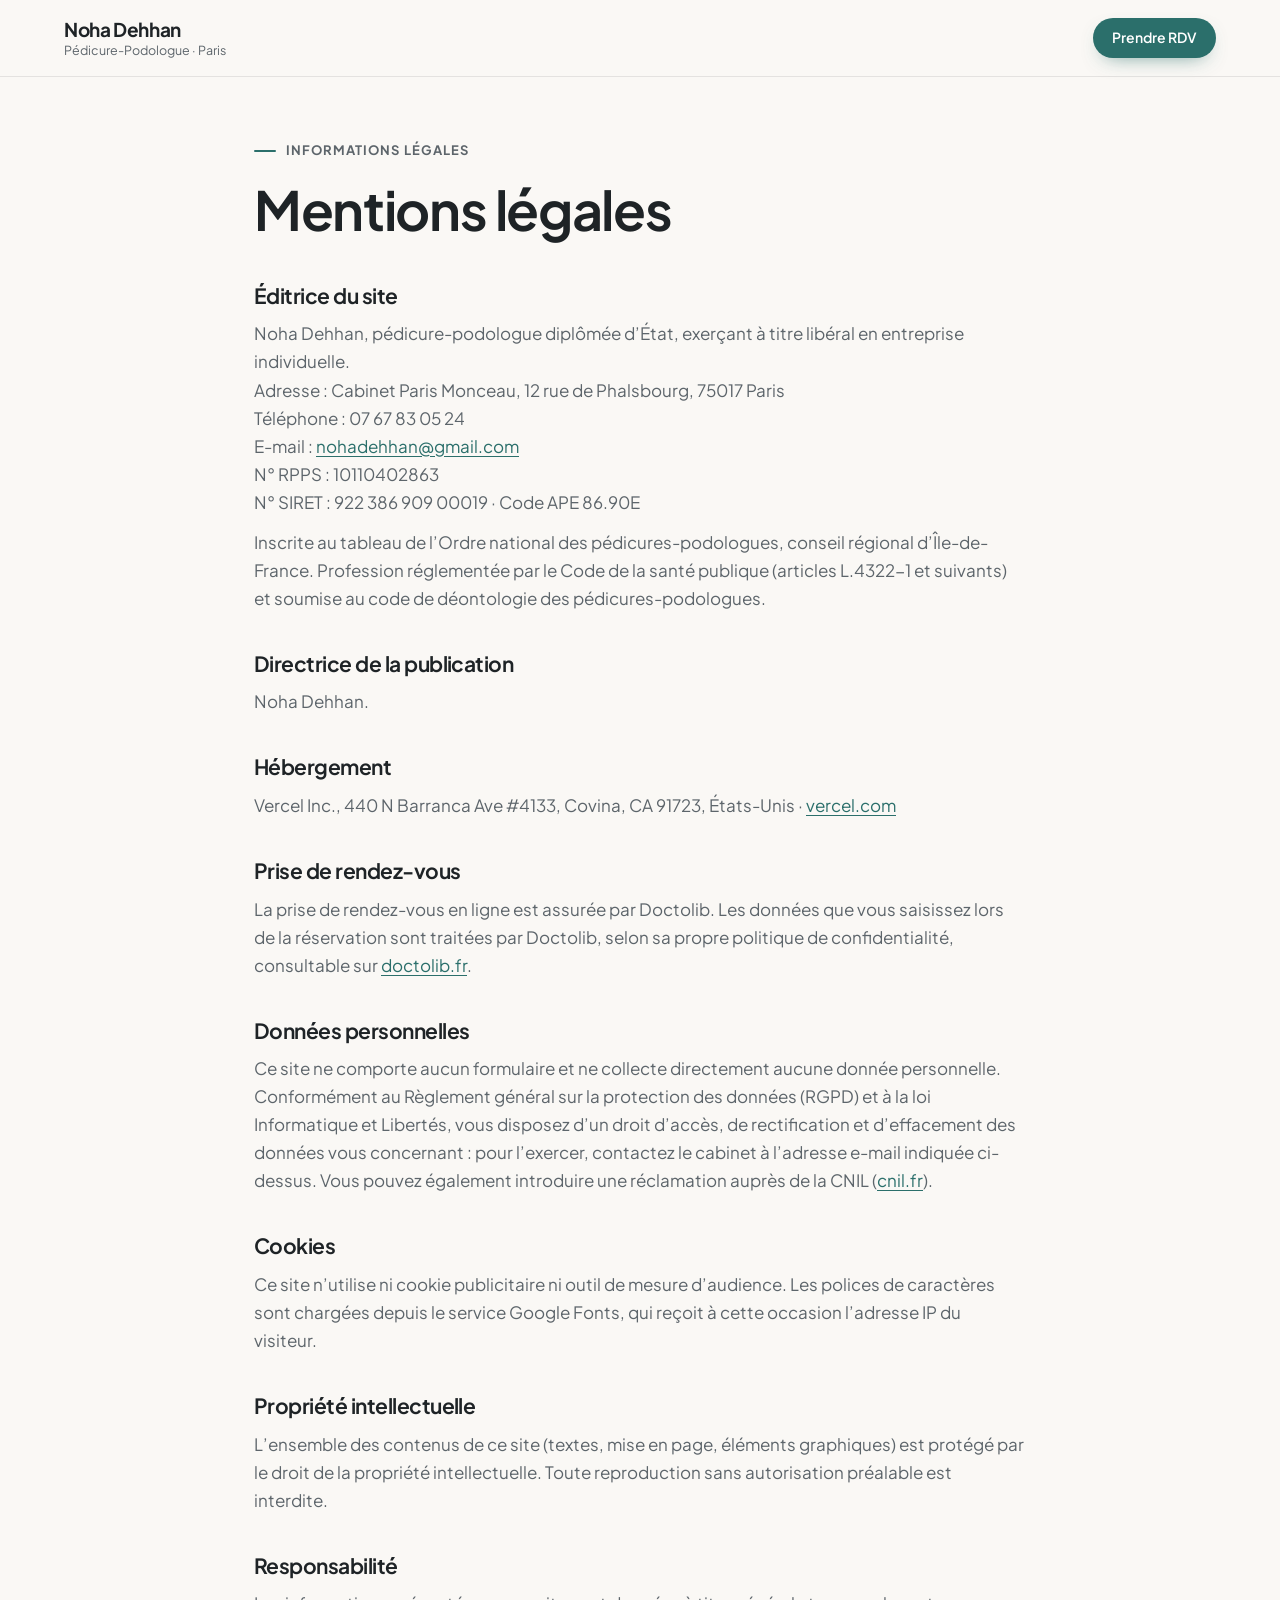
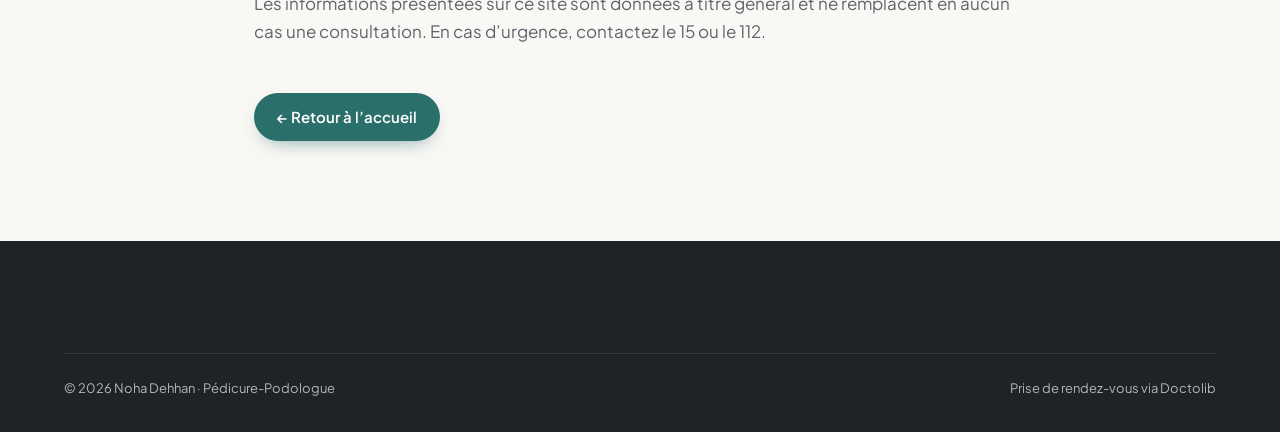
<file: mentions-legales.html>
<!doctype html>
<html lang="fr">
<head>
  <meta charset="utf-8">
  <meta name="viewport" content="width=device-width, initial-scale=1">
  <title>Mentions légales · Noha Dehhan, Pédicure-Podologue à Paris</title>
  <meta name="robots" content="noindex">
  <meta name="theme-color" content="#FAF8F5">
  <link rel="preconnect" href="https://fonts.googleapis.com">
  <link rel="preconnect" href="https://fonts.gstatic.com" crossorigin>
  <link href="https://fonts.googleapis.com/css2?family=Plus+Jakarta+Sans:ital,wght@0,400..700;1,500&display=swap" rel="stylesheet">
  <link rel="stylesheet" href="styles.css">
  <script>document.documentElement.classList.add("js")</script>
  <script src="script.js" defer></script>
</head>
<body class="page-legal">
  <a class="skip" href="#contenu">Aller au contenu</a>

  <header class="nav" id="nav">
    <div class="wrap nav__inner">
      <a href="index.html" class="wordmark" aria-label="Noha Dehhan, retour à l’accueil">
        <span class="wordmark__name">Noha Dehhan</span>
        <span class="wordmark__role">Pédicure-Podologue · Paris</span>
      </a>
      <a class="btn btn--primary btn--sm" data-doctolib href="https://www.doctolib.fr/">Prendre RDV</a>
    </div>
  </header>

  <main id="contenu" class="legal light">
    <div class="wrap">
      <p class="kicker">Informations légales</p>
      <h1>Mentions légales</h1>

      <h2>Éditrice du site</h2>
      <p>
        Noha Dehhan, pédicure-podologue diplômée d’État, exerçant à titre libéral en entreprise individuelle.<br>
        Adresse&nbsp;: Cabinet Paris Monceau, 12 rue de Phalsbourg, 75017 Paris<br>
        Téléphone&nbsp;: 07 67 83 05 24<br>
        E-mail&nbsp;: <a href="mailto:nohadehhan@gmail.com">nohadehhan@gmail.com</a><br>
        N° RPPS&nbsp;: 10110402863<br>
        N° SIRET&nbsp;: 922 386 909 00019 · Code APE 86.90E
      </p>
      <p>
        Inscrite au tableau de l’Ordre national des pédicures-podologues, conseil régional d’Île-de-France.
        Profession réglementée par le Code de la santé publique (articles L.4322-1 et suivants) et soumise au code de déontologie des pédicures-podologues.
      </p>

      <h2>Directrice de la publication</h2>
      <p>Noha Dehhan.</p>

      <h2>Hébergement</h2>
      <p>Vercel Inc., 440 N Barranca Ave #4133, Covina, CA 91723, États-Unis · <a href="https://vercel.com" target="_blank" rel="noopener">vercel.com</a></p>

      <h2>Prise de rendez-vous</h2>
      <p>
        La prise de rendez-vous en ligne est assurée par Doctolib. Les données que vous saisissez lors de la réservation
        sont traitées par Doctolib, selon sa propre politique de confidentialité, consultable sur
        <a href="https://www.doctolib.fr/" target="_blank" rel="noopener">doctolib.fr</a>.
      </p>

      <h2>Données personnelles</h2>
      <p>
        Ce site ne comporte aucun formulaire et ne collecte directement aucune donnée personnelle.
        Conformément au Règlement général sur la protection des données (RGPD) et à la loi Informatique et Libertés,
        vous disposez d’un droit d’accès, de rectification et d’effacement des données vous concernant&nbsp;:
        pour l’exercer, contactez le cabinet à l’adresse e-mail indiquée ci-dessus. Vous pouvez également introduire une réclamation auprès de la CNIL
        (<a href="https://www.cnil.fr/" target="_blank" rel="noopener">cnil.fr</a>).
      </p>

      <h2>Cookies</h2>
      <p>
        Ce site n’utilise ni cookie publicitaire ni outil de mesure d’audience. Les polices de caractères sont chargées depuis
        le service Google Fonts, qui reçoit à cette occasion l’adresse IP du visiteur.
      </p>

      <h2>Propriété intellectuelle</h2>
      <p>
        L’ensemble des contenus de ce site (textes, mise en page, éléments graphiques) est protégé par le droit de la propriété intellectuelle.
        Toute reproduction sans autorisation préalable est interdite.
      </p>

      <h2>Responsabilité</h2>
      <p>
        Les informations présentées sur ce site sont données à titre général et ne remplacent en aucun cas une consultation.
        En cas d’urgence, contactez le 15 ou le 112.
      </p>

      <p style="margin-top:48px"><a class="btn btn--primary" href="index.html">← Retour à l’accueil</a></p>
    </div>
  </main>

  <footer class="footer">
    <div class="wrap">
      <div class="footer__bottom">
        <span>© <span data-year>2026</span> Noha Dehhan · Pédicure-Podologue</span>
        <span>Prise de rendez-vous via Doctolib</span>
      </div>
    </div>
  </footer>
</body>
</html>
</file>
<file: styles.css>
/* Noha Dehhan · Pédicure-Podologue — feuille de style */

:root {
  --bg: #faf8f5;
  --sand: #f2ede6;
  --sand-2: #e8e0d5;
  --white: #ffffff;

  --ink: #1e2326;
  --text: #1e2326;
  --muted: #5d656b;
  --line: rgba(30, 35, 38, 0.1);

  --teal: #2b6f6b;
  --teal-dark: #1f5552;
  --teal-soft: #e3eeeb;

  --radius: 18px;
  --wrap: 1200px;
  --pad: 24px;
  --nav-h: 76px;

  --font: "Plus Jakarta Sans", system-ui, -apple-system, "Segoe UI", Roboto, sans-serif;
  --ease: cubic-bezier(0.2, 0.7, 0.1, 1);
  --shadow: 0 18px 40px -24px rgba(30, 35, 38, 0.25);
}

@media (max-width: 600px) {
  :root { --pad: 16px; }
}

/* ---------- Base ---------- */

*, *::before, *::after { box-sizing: border-box; }

html { scroll-behavior: smooth; -webkit-text-size-adjust: 100%; }

body {
  margin: 0;
  font-family: var(--font);
  font-size: 17px;
  line-height: 1.65;
  color: var(--text);
  background: var(--bg);
  -webkit-font-smoothing: antialiased;
  overflow-x: hidden;
}

img, svg { display: block; max-width: 100%; }
a { color: inherit; text-decoration: none; }
h1, h2, h3 { margin: 0; font-weight: 650; letter-spacing: -0.025em; line-height: 1.12; }
p { margin: 0; }
ul, ol { margin: 0; padding: 0; list-style: none; }
[id] { scroll-margin-top: calc(var(--nav-h) + 16px); }
em { font-style: italic; font-weight: 500; color: var(--teal); }

:focus-visible { outline: 2px solid var(--teal); outline-offset: 3px; border-radius: 6px; }

.wrap { width: 100%; max-width: var(--wrap); margin: 0 auto; padding: 0 var(--pad); }

.sr {
  position: absolute; width: 1px; height: 1px; padding: 0; margin: -1px;
  overflow: hidden; clip: rect(0 0 0 0); white-space: nowrap; border: 0;
}

.skip {
  position: absolute; left: -9999px; top: 8px; z-index: 100;
  padding: 10px 14px; border-radius: 8px; background: var(--white); color: var(--ink);
}
.skip:focus { left: 8px; }

/* Informations à compléter : visibles tant qu'elles ne sont pas remplies */
.todo { padding: 0 4px; border-radius: 4px; background: #fde7dc; color: #a2421c; }
.footer .todo { background: rgba(253, 231, 220, 0.15); color: #f6b79b; }

/* ---------- Boutons ---------- */

.btn {
  display: inline-flex;
  align-items: center;
  justify-content: center;
  gap: 10px;
  height: 48px;
  padding: 0 22px;
  border: 1px solid transparent;
  border-radius: 999px;
  font-size: 15px;
  font-weight: 600;
  white-space: nowrap;
  cursor: pointer;
  transition: background 0.25s, border-color 0.25s, color 0.25s, transform 0.25s var(--ease), box-shadow 0.25s;
}
.btn svg { width: 16px; height: 16px; flex: none; transition: transform 0.25s var(--ease); }
.btn:hover svg { transform: translateX(3px); }
.btn:active { transform: scale(0.98); }

.btn--sm { height: 40px; padding: 0 18px; font-size: 14px; }
.btn--lg { height: 54px; padding: 0 26px; font-size: 16px; }

.btn--primary { color: var(--white); background: var(--teal); box-shadow: 0 8px 20px -10px rgba(43, 111, 107, 0.7); }
.btn--primary:hover { background: var(--teal-dark); }

.btn__tag {
  padding: 3px 9px;
  border-radius: 999px;
  background: rgba(255, 255, 255, 0.18);
  font-size: 12px;
  font-weight: 600;
}

.btn--outline { color: var(--ink); background: transparent; border-color: rgba(30, 35, 38, 0.18); }
.btn--outline:hover { border-color: var(--ink); background: var(--white); }

.btn--light { color: var(--teal-dark); background: var(--white); }
.btn--light:hover { background: var(--teal-soft); }

/* ---------- Navigation ---------- */

.nav {
  position: fixed;
  inset: 0 0 auto;
  z-index: 50;
  border-bottom: 1px solid transparent;
  transition: background 0.3s, border-color 0.3s, box-shadow 0.3s;
}
.nav.is-scrolled, .nav.is-open {
  background: rgba(250, 248, 245, 0.9);
  -webkit-backdrop-filter: blur(14px);
  backdrop-filter: blur(14px);
  border-bottom-color: var(--line);
}

.nav__inner { display: flex; align-items: center; gap: 32px; height: var(--nav-h); }

.wordmark { display: flex; flex-direction: column; margin-right: auto; line-height: 1.15; }
.wordmark__name { font-size: 19px; font-weight: 700; letter-spacing: -0.02em; }
.wordmark__role { margin-top: 2px; font-size: 12.5px; color: var(--muted); }

.nav__links { display: flex; gap: 28px; font-size: 15px; font-weight: 500; color: var(--muted); }
.nav__links a { transition: color 0.2s; }
.nav__links a:hover { color: var(--teal); }

.nav__burger {
  display: none;
  flex-direction: column;
  justify-content: center;
  gap: 6px;
  width: 44px; height: 44px;
  padding: 0 12px;
  border: 1px solid var(--line);
  border-radius: 12px;
  background: var(--white);
  cursor: pointer;
}
.nav__burger span { display: block; height: 1.5px; background: var(--ink); border-radius: 2px; transition: transform 0.3s var(--ease); }
.nav__burger[aria-expanded="true"] span:first-child { transform: translateY(3.75px) rotate(45deg); }
.nav__burger[aria-expanded="true"] span:last-child { transform: translateY(-3.75px) rotate(-45deg); }

.nav__mobile { border-top: 1px solid var(--line); }
.nav__mobile nav { display: flex; flex-direction: column; padding-top: 8px; padding-bottom: 24px; }
.nav__mobile a:not(.btn) { padding: 14px 0; border-bottom: 1px solid var(--line); font-size: 18px; font-weight: 500; }
.nav__mobile .btn { margin-top: 20px; }

@media (max-width: 960px) {
  .nav__links { display: none; }
  .nav__burger { display: flex; }
  .nav__inner { gap: 12px; }
}
@media (min-width: 961px) {
  .nav__mobile { display: none !important; }
}
@media (max-width: 700px) {
  .nav__cta { display: none; }
}

/* ---------- Apparition douce au défilement ---------- */

.js .reveal {
  opacity: 0;
  transform: translateY(16px);
  transition: opacity 0.8s var(--ease), transform 0.8s var(--ease);
  transition-delay: var(--d, 0s);
}
.js .reveal.is-in { opacity: 1; transform: none; }
.js .reveal.is-done { transition-delay: 0s; }
.js .card.is-done { transition: transform 0.4s var(--ease), box-shadow 0.4s var(--ease), border-color 0.4s; }

/* ---------- En-tête ---------- */

.hero {
  position: relative;
  padding: calc(var(--nav-h) + 48px) 0 88px;
  background: linear-gradient(100deg, var(--bg) 45%, var(--sand) 100%);
  overflow: hidden;
}

.hero__inner {
  display: grid;
  grid-template-columns: 1.1fr 0.9fr;
  gap: 72px;
  align-items: center;
}

.badge {
  display: inline-flex;
  align-items: center;
  gap: 10px;
  padding: 7px 14px;
  border: 1px solid var(--line);
  border-radius: 999px;
  background: var(--white);
  font-size: 13.5px;
  font-weight: 500;
  color: var(--muted);
}
.badge__dot { width: 8px; height: 8px; border-radius: 50%; background: var(--teal); }

.hero h1 {
  margin: 26px 0 22px;
  font-size: clamp(44px, 5.8vw, 76px);
  font-weight: 700;
  letter-spacing: -0.035em;
  line-height: 1.02;
}

.lead { max-width: 33em; font-size: clamp(16.5px, 1.4vw, 18.5px); color: var(--muted); }

.hero__ctas { display: flex; flex-wrap: wrap; gap: 12px; margin-top: 34px; }

.trust { display: flex; flex-wrap: wrap; gap: 10px 24px; margin-top: 34px; font-size: 14.5px; font-weight: 500; }
.trust li { display: flex; align-items: center; gap: 8px; }
.trust svg {
  width: 22px; height: 22px; padding: 4px;
  border-radius: 50%;
  background: var(--teal-soft);
  fill: none; stroke: var(--teal); stroke-width: 2.4; stroke-linecap: round; stroke-linejoin: round;
}

/* Portrait */
.portrait { position: relative; justify-self: center; width: min(100%, 460px); }
.portrait__frame {
  aspect-ratio: 4 / 5;
  overflow: hidden;
  border-radius: 999px 999px 28px 28px;
  background: var(--sand-2);
  box-shadow: 0 40px 80px -40px rgba(30, 35, 38, 0.35);
}
.portrait__frame img { width: 100%; height: 100%; object-fit: cover; object-position: 50% 18%; }

.portrait__card {
  position: absolute;
  display: flex;
  align-items: center;
  gap: 10px;
  padding: 14px 18px;
  border: 1px solid var(--line);
  border-radius: 16px;
  background: rgba(255, 255, 255, 0.94);
  -webkit-backdrop-filter: blur(8px);
  backdrop-filter: blur(8px);
  box-shadow: var(--shadow);
  font-size: 14px;
  line-height: 1.35;
}
.portrait__card--name { left: -28px; bottom: 44px; flex-direction: column; align-items: flex-start; gap: 2px; }
.portrait__card--name strong { font-size: 16.5px; }
.portrait__card--name span { color: var(--muted); }
.portrait__card--rdv { right: -28px; bottom: 150px; font-weight: 600; }
.portrait__card--rdv small { font-weight: 500; font-size: 12.5px; color: var(--muted); }

.live { flex: none; width: 10px; height: 10px; border-radius: 50%; background: #2fa36b; animation: live 2.4s infinite; }
@keyframes live {
  0% { box-shadow: 0 0 0 0 rgba(47, 163, 107, 0.45); }
  70%, 100% { box-shadow: 0 0 0 8px rgba(47, 163, 107, 0); }
}

@media (max-width: 960px) {
  .hero { padding: calc(var(--nav-h) + 32px) 0 64px; background: var(--bg); }
  .hero__inner { grid-template-columns: 1fr; gap: 48px; }
  .portrait { width: min(100%, 420px); }
}
@media (max-width: 560px) {
  .hero__ctas .btn { width: 100%; }
  .portrait__card--name { left: 12px; bottom: 16px; }
  .portrait__card--rdv { right: 12px; bottom: 96px; }
}

/* ---------- Approche ---------- */

.values { padding: 40px 0; background: var(--white); border-top: 1px solid var(--line); border-bottom: 1px solid var(--line); }
.values__grid { display: grid; grid-template-columns: repeat(3, 1fr); gap: 32px; }
.value { display: flex; gap: 16px; align-items: flex-start; }
.value__icon { flex: none; display: grid; place-items: center; width: 46px; height: 46px; border-radius: 14px; background: var(--teal-soft); }
.value__icon svg { width: 22px; height: 22px; fill: none; stroke: var(--teal); stroke-width: 1.8; stroke-linecap: round; stroke-linejoin: round; }
.value h2 { font-size: 18px; letter-spacing: -0.01em; margin-bottom: 4px; }
.value p { font-size: 15px; color: var(--muted); line-height: 1.55; }

@media (max-width: 860px) { .values__grid { grid-template-columns: 1fr; gap: 22px; } }

/* ---------- À propos ---------- */

.about { display: grid; grid-template-columns: 0.9fr 1.1fr; gap: 40px 72px; align-items: start; }
.about__intro { position: sticky; top: calc(var(--nav-h) + 32px); display: grid; gap: 18px; }
.about__intro h2 { font-size: clamp(32px, 4vw, 50px); }
.about__langs { font-weight: 600; color: var(--teal-dark); }

.about__cols { display: grid; gap: 14px; }
.about__block { padding: 22px 28px; border: 1px solid var(--line); border-radius: 18px; background: var(--white); }
.about__block h3 { margin-bottom: 4px; font-size: 13px; font-weight: 700; letter-spacing: 0.08em; text-transform: uppercase; color: var(--teal); }

.timeline li { display: grid; grid-template-columns: 112px 1fr; gap: 14px; padding: 11px 0; border-bottom: 1px solid var(--line); font-size: 15.5px; }
.timeline li:last-child { border-bottom: 0; }
.timeline span { font-size: 14px; font-weight: 700; color: var(--muted); }

@media (max-width: 900px) {
  .about { grid-template-columns: 1fr; }
  .about__intro { position: static; }
}
@media (max-width: 480px) {
  .about__block { padding: 18px 20px; }
  .timeline li { grid-template-columns: 1fr; gap: 2px; }
}

/* ---------- Sections ---------- */

.section { padding: clamp(80px, 10vw, 128px) 0; }
.section--sand { background: var(--sand); }

.section__head {
  display: grid;
  grid-template-columns: 1.1fr 0.9fr;
  gap: 18px 64px;
  align-items: end;
  margin-bottom: clamp(40px, 5vw, 60px);
}
.section__head .kicker { grid-column: 1 / -1; }
.section__head h2, .faq__head h2 { font-size: clamp(32px, 4vw, 50px); }
.section__lead { max-width: 32em; font-size: 17px; color: var(--muted); }

@media (max-width: 860px) {
  .section__head { grid-template-columns: 1fr; }
}

.kicker {
  display: flex;
  align-items: center;
  gap: 10px;
  font-size: 13px;
  font-weight: 700;
  letter-spacing: 0.08em;
  text-transform: uppercase;
  color: var(--teal);
}
.kicker::before { content: ""; width: 22px; height: 2px; border-radius: 2px; background: var(--teal); }

/* ---------- Cartes des soins ---------- */

.cards { display: grid; grid-template-columns: repeat(3, 1fr); gap: 18px; }

.card {
  display: flex;
  flex-direction: column;
  gap: 12px;
  padding: 28px;
  border: 1px solid var(--line);
  border-radius: var(--radius);
  background: var(--white);
  transition: transform 0.4s var(--ease), box-shadow 0.4s var(--ease), border-color 0.4s;
}
.card:hover { border-color: rgba(43, 111, 107, 0.35); box-shadow: var(--shadow); }
.js .card.reveal.is-in:hover { transform: translateY(-3px); }

.card__idx {
  display: inline-grid;
  place-items: center;
  width: 40px; height: 40px;
  border-radius: 12px;
  background: var(--teal-soft);
  font-size: 14px;
  font-weight: 700;
  color: var(--teal);
}
.card h3 { margin-top: 8px; font-size: 21px; }
.card p { font-size: 15.5px; color: var(--muted); }

.tags { display: flex; flex-wrap: wrap; gap: 6px; margin-top: auto; padding-top: 8px; }
.tags li { padding: 4px 11px; border-radius: 999px; background: var(--bg); border: 1px solid var(--line); font-size: 13px; color: #3c4449; }

@media (max-width: 1000px) { .cards { grid-template-columns: repeat(2, 1fr); } }
@media (max-width: 640px) {
  .cards { grid-template-columns: 1fr; }
  .card { padding: 24px; }
}

/* ---------- Sélecteur « Vous avez mal où ? » ---------- */

.finder { display: grid; grid-template-columns: 280px 1fr; gap: 18px; align-items: start; }

.finder__tabs { display: flex; flex-direction: column; gap: 6px; }

.finder__tab {
  width: 100%;
  padding: 15px 18px;
  border: 1px solid transparent;
  border-radius: 14px;
  background: none;
  font: inherit;
  font-size: 16px;
  font-weight: 500;
  text-align: left;
  color: var(--muted);
  cursor: pointer;
  transition: background 0.25s, border-color 0.25s, color 0.25s;
}
.finder__tab:hover { color: var(--ink); background: rgba(255, 255, 255, 0.6); }
.finder__tab[aria-selected="true"] { color: var(--teal-dark); font-weight: 600; background: var(--white); border-color: var(--line); box-shadow: 0 6px 18px -12px rgba(30, 35, 38, 0.3); }

.finder__panels { display: grid; gap: 14px; }

.finder__panel {
  display: grid;
  grid-template-columns: 1fr 1fr;
  gap: 24px 40px;
  padding: 34px;
  border: 1px solid var(--line);
  border-radius: 22px;
  background: var(--white);
}
.js .finder__panel:not(.is-active) { display: none; }
.js .finder__panel.is-active { animation: fade-in 0.45s var(--ease); }
@keyframes fade-in { from { opacity: 0; transform: translateY(6px); } }

.finder__panel h3 { grid-column: 1 / -1; font-size: clamp(24px, 2.6vw, 30px); }

.finder__label { margin-bottom: 8px; font-size: 13px; font-weight: 700; letter-spacing: 0.06em; text-transform: uppercase; color: var(--muted); }

.finder__list li { display: flex; align-items: center; gap: 12px; padding: 11px 0; border-bottom: 1px solid var(--line); font-size: 16px; }
.finder__list li::before { content: ""; flex: none; width: 7px; height: 7px; border-radius: 50%; background: var(--teal); }

.finder__care { display: grid; gap: 8px; }
.finder__care a {
  display: flex;
  justify-content: space-between;
  align-items: center;
  gap: 12px;
  padding: 13px 16px;
  border-radius: 12px;
  background: var(--teal-soft);
  font-weight: 600;
  color: var(--teal-dark);
  transition: background 0.25s, transform 0.25s var(--ease);
}
.finder__care a:hover { background: #d3e6e1; transform: translateX(3px); }

.finder__note { font-size: 13.5px; color: var(--muted); }

@media (max-width: 900px) {
  .finder { grid-template-columns: 1fr; }
  .finder__tabs {
    flex-direction: row;
    overflow-x: auto;
    margin: 0 calc(var(--pad) * -1);
    padding: 2px var(--pad) 6px;
    scrollbar-width: none;
  }
  .finder__tabs::-webkit-scrollbar { display: none; }
  .finder__tab { flex: none; width: auto; padding: 10px 16px; font-size: 15px; white-space: nowrap; border-radius: 999px; }
  .finder__panel { grid-template-columns: 1fr; padding: 24px; }
}

/* ---------- Étapes du bilan ---------- */

.steps { display: grid; grid-template-columns: repeat(5, 1fr); gap: 20px; }

.step { position: relative; padding-top: 26px; border-top: 2px solid var(--line); }
.step::before {
  content: "";
  position: absolute; left: 0; top: -2px;
  width: 100%; height: 2px;
  background: var(--teal);
  transform-origin: left;
  transition: transform 1s var(--ease);
  transition-delay: calc(var(--d, 0s) + 0.2s);
}
.js .step:not(.is-in)::before { transform: scaleX(0); }

.step__n {
  display: inline-grid;
  place-items: center;
  width: 36px; height: 36px;
  border-radius: 50%;
  background: var(--teal);
  font-size: 15px;
  font-weight: 700;
  color: var(--white);
}
.step h3 { margin: 18px 0 6px; font-size: 19px; }
.step p { font-size: 15px; color: var(--muted); }

.prep {
  display: flex;
  flex-wrap: wrap;
  align-items: center;
  gap: 14px 28px;
  margin-top: 52px;
  padding: 22px 26px;
  border-radius: 18px;
  background: var(--sand);
}
.prep__label { font-size: 13px; font-weight: 700; letter-spacing: 0.08em; text-transform: uppercase; color: var(--teal); }
.prep ul { display: flex; flex-wrap: wrap; gap: 10px 24px; }
.prep li { display: flex; align-items: center; gap: 8px; font-size: 15px; }
.prep li::before { content: ""; width: 6px; height: 6px; border-radius: 50%; background: var(--teal); }

@media (max-width: 1000px) { .steps { grid-template-columns: repeat(2, 1fr); gap: 32px 20px; } }
@media (max-width: 600px) {
  .steps { grid-template-columns: 1fr; }
  .prep { padding: 20px; }
}

/* ---------- Tarifs ---------- */

.pricing { display: grid; grid-template-columns: 1.4fr 1fr; gap: 20px 40px; align-items: start; }

.price-list { padding: 8px 28px; border-radius: 22px; background: var(--white); border: 1px solid var(--line); }
.price {
  display: flex;
  justify-content: space-between;
  align-items: center;
  gap: 24px;
  padding: 20px 0;
  border-bottom: 1px solid var(--line);
}
.price:last-child { border-bottom: 0; }
.price h3 { font-size: 17.5px; font-weight: 600; letter-spacing: -0.01em; }
.price p { margin-top: 2px; font-size: 14.5px; color: var(--muted); }
.price__v { font-size: 17px; font-weight: 700; white-space: nowrap; font-variant-numeric: tabular-nums; }
.price__v small { margin-right: 5px; font-size: 13px; font-weight: 500; color: var(--muted); }
.price__v--care { padding: 4px 12px; border-radius: 999px; background: var(--teal-soft); font-size: 14px; color: var(--teal-dark); }

.refund { position: sticky; top: calc(var(--nav-h) + 24px); display: grid; gap: 12px; }
.refund__item { padding: 22px 24px; border-radius: 18px; background: var(--bg); border: 1px solid var(--line); }
.refund__item h3 { margin-bottom: 6px; font-size: 16.5px; font-weight: 650; color: var(--teal-dark); }
.refund__item p { font-size: 14.5px; color: var(--muted); }
.refund__item p + p { margin-top: 6px; }
.refund__item strong { color: var(--ink); }
.refund__item--pay { background: var(--teal-soft); border-color: transparent; }

@media (max-width: 900px) {
  .pricing { grid-template-columns: 1fr; }
  .refund { position: static; }
}
@media (max-width: 480px) {
  .price-list { padding: 4px 20px; }
  .price { align-items: flex-start; flex-direction: column; gap: 6px; }
}

/* ---------- Cabinet ---------- */

.place { display: grid; grid-template-columns: 1.15fr 0.85fr; gap: 18px; }

.place__info {
  display: flex;
  flex-direction: column;
  gap: 32px;
  padding: 36px;
  border: 1px solid var(--line);
  border-radius: 22px;
  background: var(--white);
}

.info { display: grid; grid-template-columns: 1fr 1fr; gap: 24px 32px; margin: 0; }
.info dt { margin-bottom: 4px; font-size: 13px; font-weight: 700; letter-spacing: 0.06em; text-transform: uppercase; color: var(--teal); }
.info dd { margin: 0; font-size: 16px; line-height: 1.5; }

.info__wide { grid-column: 1 / -1; }
.info__link { font-weight: 600; color: var(--teal-dark); }
.info__link:hover { text-decoration: underline; text-underline-offset: 3px; }

.hours { display: grid; max-width: 460px; }
.hours li { display: flex; justify-content: space-between; gap: 16px; padding: 7px 0; border-bottom: 1px dashed var(--line); font-size: 15px; }
.hours span { font-weight: 600; }
.hours .is-today { color: var(--teal-dark); }
.hours .is-today span::after { content: " · aujourd’hui"; font-weight: 500; color: var(--teal); }

.place__actions { display: flex; flex-wrap: wrap; gap: 10px; margin-top: auto; }

.place__map {
  position: relative;
  display: grid;
  place-items: center;
  min-height: 360px;
  overflow: hidden;
  border-radius: 22px;
  background: var(--sand-2);
}
.place__streets { position: absolute; inset: 0; width: 100%; height: 100%; }
.place__streets path { fill: none; stroke: rgba(255, 255, 255, 0.85); stroke-width: 14; stroke-linecap: round; }
.place__streets .thin { stroke-width: 6; stroke: rgba(255, 255, 255, 0.6); }
.place__pin {
  position: relative;
  display: grid;
  place-items: center;
  width: 64px; height: 64px;
  border-radius: 50%;
  background: var(--teal);
  box-shadow: 0 0 0 10px rgba(43, 111, 107, 0.15), var(--shadow);
}
.place__pin svg { width: 30px; height: 30px; fill: none; stroke: var(--white); stroke-width: 1.8; stroke-linejoin: round; }
.place__city {
  position: absolute; left: 22px; bottom: 18px;
  padding: 6px 14px; border-radius: 999px;
  background: var(--white);
  font-size: 14px; font-weight: 600;
}

@media (max-width: 900px) {
  .place { grid-template-columns: 1fr; }
  .place__map { min-height: 240px; }
}
@media (max-width: 540px) {
  .place__info { padding: 24px; }
  .info { grid-template-columns: 1fr; }
  .place__actions .btn { flex: 1; }
}

/* ---------- FAQ ---------- */

.faq-layout { display: grid; grid-template-columns: 0.8fr 1.2fr; gap: 40px 80px; align-items: start; }
.faq__head { position: sticky; top: calc(var(--nav-h) + 32px); display: grid; gap: 18px; }

.faq { padding: 6px 28px; border-radius: 22px; background: var(--white); border: 1px solid var(--line); }
.faq details { border-bottom: 1px solid var(--line); }
.faq details:last-child { border-bottom: 0; }
.faq summary {
  display: flex;
  justify-content: space-between;
  align-items: center;
  gap: 24px;
  padding: 22px 0;
  font-size: 17.5px;
  font-weight: 600;
  list-style: none;
  cursor: pointer;
}
.faq summary::-webkit-details-marker { display: none; }
.faq summary::after {
  content: "";
  flex: none;
  width: 30px; height: 30px;
  border-radius: 50%;
  background:
    linear-gradient(var(--teal), var(--teal)) center / 11px 2px no-repeat,
    linear-gradient(var(--teal), var(--teal)) center / 2px 11px no-repeat,
    var(--teal-soft);
  transition: transform 0.35s var(--ease);
}
.faq details[open] summary::after { transform: rotate(45deg); }
.faq details p { padding: 0 52px 22px 0; color: var(--muted); }
.faq details[open] p { animation: fade-in 0.4s var(--ease); }

@media (max-width: 900px) {
  .faq-layout { grid-template-columns: 1fr; }
  .faq__head { position: static; }
  .faq { padding: 4px 20px; }
  .faq details p { padding-right: 0; }
}

/* ---------- Appel à l'action final ---------- */

.cta { padding: clamp(80px, 10vw, 120px) 0; background: var(--teal-dark); color: var(--white); text-align: center; }
.cta h2 { font-size: clamp(36px, 5vw, 62px); letter-spacing: -0.035em; }
.cta em { color: #a9d4cb; }
.cta p { max-width: 34em; margin: 18px auto 34px; color: rgba(255, 255, 255, 0.78); }

/* ---------- Pied de page ---------- */

.footer { padding: 64px 0 32px; background: var(--ink); font-size: 14.5px; color: rgba(255, 255, 255, 0.66); }
.footer__grid { display: grid; grid-template-columns: 1.4fr 1fr 1fr; gap: 32px; }
.footer__grid > div { display: grid; gap: 10px; align-content: start; }
.footer__name { font-size: 20px; font-weight: 700; letter-spacing: -0.02em; color: var(--white); }
.footer__slogan { font-style: italic; color: #a9d4cb; }
.footer__small { font-size: 13px; }
.footer__title { font-size: 13px; font-weight: 700; letter-spacing: 0.08em; text-transform: uppercase; color: var(--white); }
.footer__links { display: grid; gap: 8px; }
.footer__links a { transition: color 0.2s; }
.footer__links a:hover { color: var(--white); }

.footer__bottom {
  display: flex;
  flex-wrap: wrap;
  justify-content: space-between;
  gap: 12px;
  margin-top: 48px;
  padding-top: 24px;
  border-top: 1px solid rgba(255, 255, 255, 0.1);
  font-size: 13px;
}

@media (max-width: 760px) {
  .footer__grid { grid-template-columns: 1fr; }
}

/* ---------- Barre de réservation mobile ---------- */

.mbar {
  position: fixed;
  left: 12px; right: 12px;
  bottom: max(12px, env(safe-area-inset-bottom));
  z-index: 40;
  display: none;
  transform: translateY(160%);
  transition: transform 0.45s var(--ease);
}
.mbar .btn { width: 100%; height: 54px; }
.mbar.is-visible { transform: none; }

@media (max-width: 700px) {
  .mbar { display: block; }
  .footer { padding-bottom: 100px; }
}

/* ---------- Mentions légales ---------- */

.legal { padding: calc(var(--nav-h) + 64px) 0 100px; }
.legal .wrap { max-width: 820px; }
.legal h1 { margin: 18px 0 44px; font-size: clamp(36px, 5vw, 54px); }
.legal h2 { margin: 40px 0 12px; font-size: 21px; }
.legal p, .legal li { color: var(--muted); }
.legal p + p { margin-top: 12px; }
.legal a:not(.btn) { color: var(--teal); text-decoration: underline; text-underline-offset: 3px; }
.page-legal .nav { background: rgba(250, 248, 245, 0.95); border-bottom-color: var(--line); }

/* ---------- Mouvements réduits ---------- */

@media (prefers-reduced-motion: reduce) {
  html { scroll-behavior: auto; }
  *, *::before, *::after { animation-duration: 0.001ms !important; animation-iteration-count: 1 !important; transition-duration: 0.001ms !important; }
  .js .reveal { opacity: 1; transform: none; }
}
</file>
